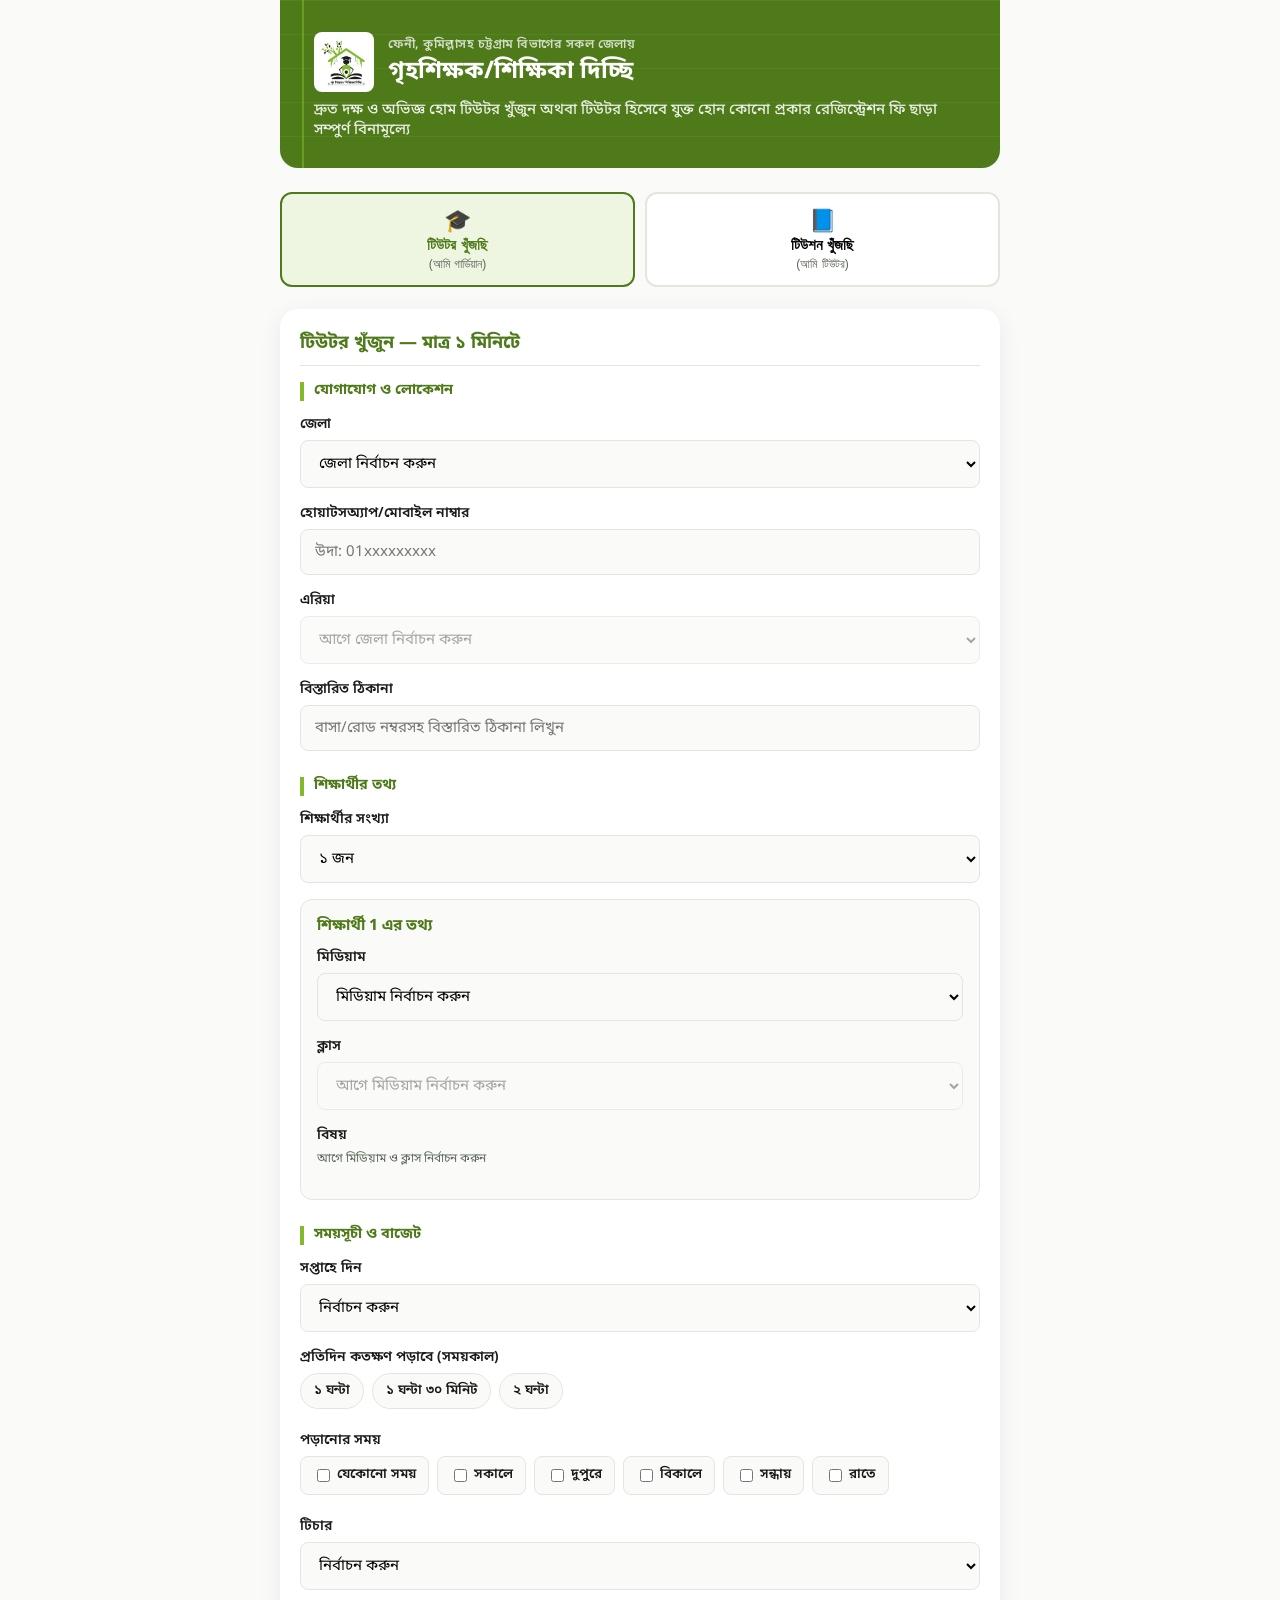
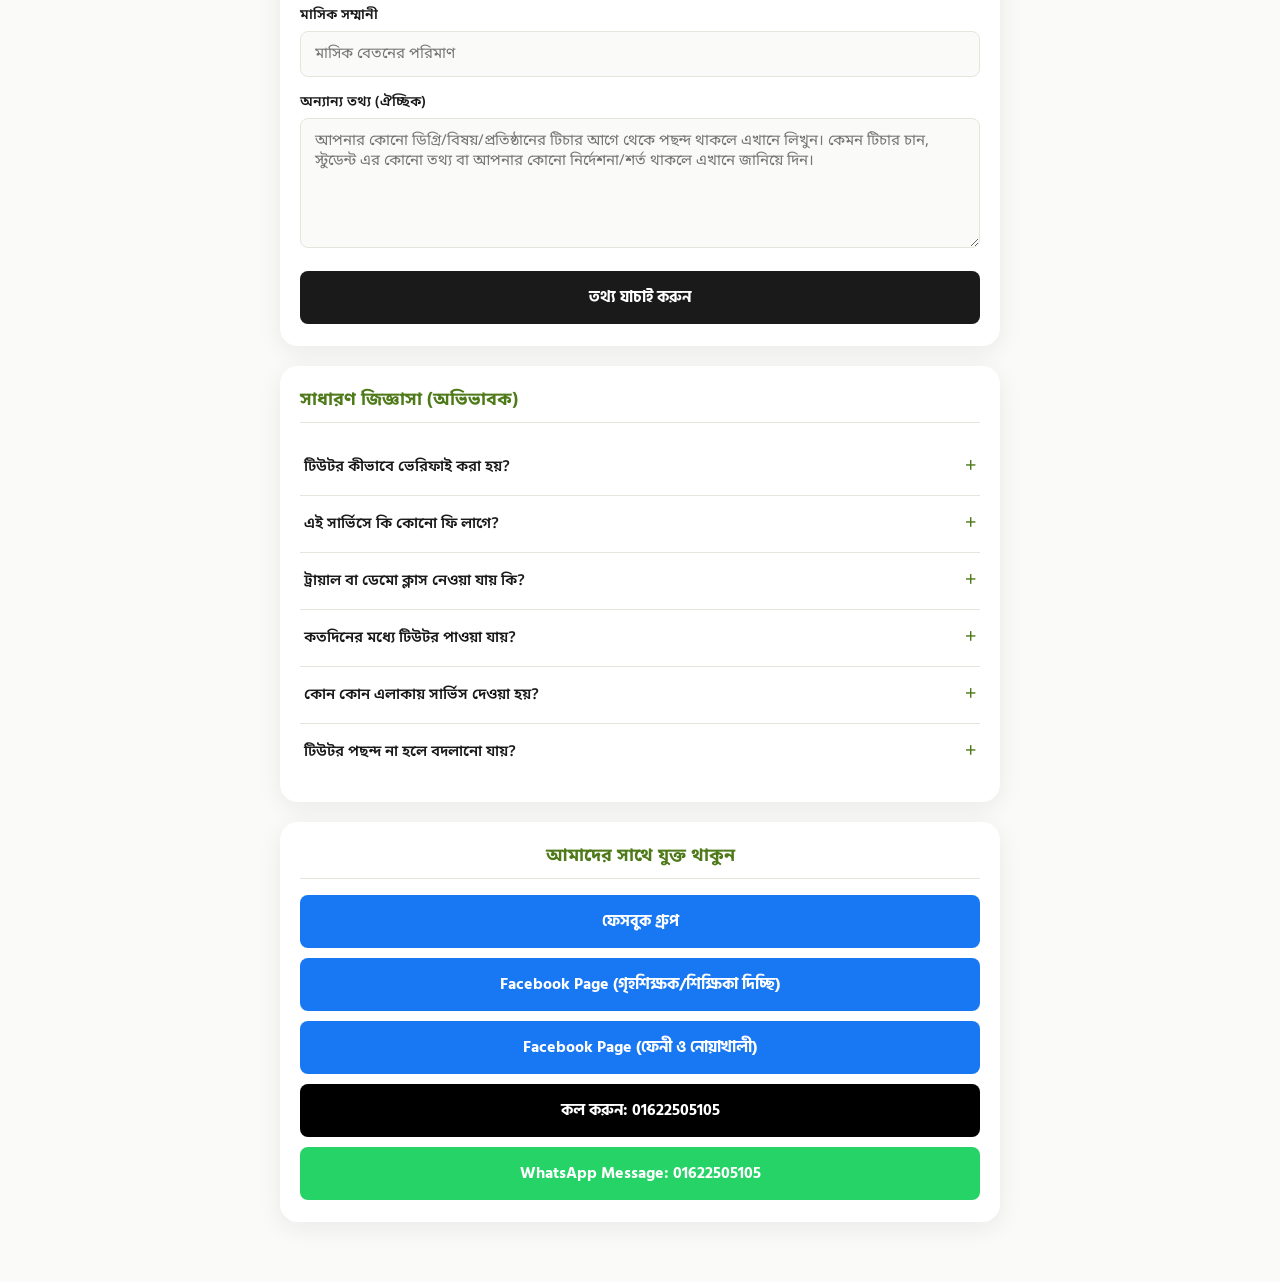
<file: index.html>
<!DOCTYPE html>
<html lang="bn">
<head>
    <meta charset="UTF-8">
    <meta name="viewport" content="width=device-width, initial-scale=1.0">
    <title>গৃহশিক্ষক/শিক্ষিকা দিচ্ছি | চট্টগ্রাম বিভাগের সকল জেলায় হোম টিউটর সবচেয়ে দ্রুত সময়ে</title>
    <meta name="description" content="চট্টগ্রাম, ফেনী, কুমিল্লা, নোয়াখালী সহ আশেপাশের জেলায় হোম টিউটর খুঁজুন অথবা টিচার হিসেবে যুক্ত হোন — বিনামূল্যে, মাত্র ১ মিনিটে।">
    <meta name="keywords" content="গৃহশিক্ষক, হোম টিউটর, চট্টগ্রাম টিউটর, ফেনী টিউটর, প্রাইভেট টিউটর, home tutor bangladesh">
    <link rel="canonical" href="https://frf60.github.io/tutorbygssd/">

    <meta property="og:type" content="website">
    <meta property="og:title" content="গৃহশিক্ষক/শিক্ষিকা দিচ্ছি">
    <meta property="og:description" content="বাসায় হোম টিউটর পেতে বা টিচার হিসেবে যুক্ত হতে মাত্র ১ মিনিটেই ফর্ম পূরণ করুন।">
    <meta property="og:image" content="assets/logo.png">
    <meta property="og:url" content="https://frf60.github.io/tutorbygssd/">
    <meta property="og:locale" content="bn_BD">
    <meta name="theme-color" content="#4F7A1A">
    <link rel="icon" type="image/png" href="assets/icon-192.png">
    <link rel="apple-touch-icon" href="assets/icon-192.png">

    <link rel="preconnect" href="https://fonts.googleapis.com">
    <link rel="preconnect" href="https://fonts.gstatic.com" crossorigin>
    <link rel="stylesheet" href="style.css">

    <script type="application/ld+json">
    {
        "@context": "https://schema.org",
        "@type": "Service",
        "serviceType": "Home Tutoring",
        "provider": { "@type": "Organization", "name": "গৃহশিক্ষক/শিক্ষিকা দিচ্ছি", "telephone": "+8801622505105" },
        "areaServed": ["চট্টগ্রাম", "ফেনী", "কুমিল্লা", "নোয়াখালী", "লক্ষ্মীপুর", "চাঁদপুর", "কক্সবাজার"],
        "description": "বাসায় গিয়ে পড়ানোর জন্য অভিজ্ঞ গৃহশিক্ষক/শিক্ষিকা খুঁজে দেওয়ার সেবা।"
    }
    </script>

    <script type="application/ld+json">
    {
        "@context": "https://schema.org",
        "@type": "FAQPage",
        "mainEntity": [
            {
                "@type": "Question",
                "name": "টিউটর কীভাবে ভেরিফাই করা হয়?",
                "acceptedAnswer": { "@type": "Answer", "text": "প্রতিটি টিউটরের এনআইডি/জন্মনিবন্ধন ও স্টুডেন্ট বা জব আইডি যাচাই করার পরই তাকে তালিকায় যুক্ত করা হয়।" }
            },
            {
                "@type": "Question",
                "name": "এই সার্ভিসে কি কোনো ফি লাগে?",
                "acceptedAnswer": { "@type": "Answer", "text": "না, সম্পূর্ণ বিনামূল্যে। কোনো রেজিস্ট্রেশন ফি বা লুকানো চার্জ নেই।" }
            },
            {
                "@type": "Question",
                "name": "ট্রায়াল বা ডেমো ক্লাস নেওয়া যায় কি?",
                "acceptedAnswer": { "@type": "Answer", "text": "হ্যাঁ, টিউটরের ফ্রি ক্লাস দেখে যাচাই করে তারপর কনফার্ম করতে পারবেন।" }
            },
            {
                "@type": "Question",
                "name": "কতদিনের মধ্যে টিউটর পাওয়া যায়?",
                "acceptedAnswer": { "@type": "Answer", "text": "চাহিদা ও এলাকাভেদে আপনার বাজেট ঠিক থাকলে সাধারণত ২৪ ঘন্টা বা তারও অনেক কম সময়ের মধ্যে উপযুক্ত টিউটরের সাথে যোগাযোগ করিয়ে দেওয়া হয়।" }
            },
            {
                "@type": "Question",
                "name": "কোন কোন এলাকায় সার্ভিস দেওয়া হয়?",
                "acceptedAnswer": { "@type": "Answer", "text": "ফেনী, কুমিল্লাসহ চট্টগ্রাম বিভাগের সকল জেলা শহরে টিউটর সরবরাহ করা হয়।" }
            },
            {
                "@type": "Question",
                "name": "টিউটর পছন্দ না হলে বদলানো যায়?",
                "acceptedAnswer": { "@type": "Answer", "text": "হ্যাঁ, প্রয়োজনে জানালে বিকল্প টিউটরের ব্যবস্থা করা হয়।" }
            }
        ]
    }
    </script>

    <script type="application/ld+json">
    {
        "@context": "https://schema.org",
        "@type": "FAQPage",
        "mainEntity": [
            {
                "@type": "Question",
                "name": "রেজিস্ট্রেশন করতে কি কোনো ফি লাগে?",
                "acceptedAnswer": { "@type": "Answer", "text": "না, রেজিস্ট্রেশন সম্পূর্ণ বিনামূল্যে। কোনো চার্জ বা লুকানো ফি নেই।" }
            },
            {
                "@type": "Question",
                "name": "NID/আইডি কার্ডের ছবি কেন প্রয়োজন?",
                "acceptedAnswer": { "@type": "Answer", "text": "শুধুমাত্র পরিচয় যাচাইয়ের জন্য নেওয়া হয়, যাতে গার্ডিয়ানরা নিরাপদ ও ভেরিফাইড টিউটর পান। তথ্য নিরাপদে সংরক্ষিত থাকে।" }
            },
            {
                "@type": "Question",
                "name": "রেজিস্ট্রেশনের কতদিন পর টিউশনের জন্য যোগাযোগ করা হয়?",
                "acceptedAnswer": { "@type": "Answer", "text": "লোকেশন, বিষয় ও যোগ্যতা অনুযায়ী আপনি উপযুক্ত হলে বা গার্ডিয়ান আপনার তথ্যগুলো দেখে পছন্দ করলে দ্রুততম সময়ের মধ্যে যোগাযোগ করিয়ে দেওয়া হয়।" }
            },
            {
                "@type": "Question",
                "name": "একসাথে কয়টা টিউশন নেওয়া যায়?",
                "acceptedAnswer": { "@type": "Answer", "text": "সময় ও সক্ষমতা অনুযায়ী যতগুলো টিউশন চান নেওয়া যায়।" }
            },
            {
                "@type": "Question",
                "name": "তথ্য ভুল হলে বা আপডেট করতে চাইলে কী করব?",
                "acceptedAnswer": { "@type": "Answer", "text": "WhatsApp নাম্বারে (016 2250 5105) যোগাযোগ করলেই আপডেট করে দেওয়া হবে।" }
            },
            {
                "@type": "Question",
                "name": "কোন কোন এলাকায় টিউশনের সুযোগ পাওয়া যায়?",
                "acceptedAnswer": { "@type": "Answer", "text": "ফেনী, কুমিল্লাসহ চট্টগ্রাম বিভাগের সকল জেলা শহরে টিউশনের সুযোগ পাওয়া যায়।" }
            }
        ]
    }
    </script>

    <script>
    !function(f,b,e,v,n,t,s)
    {if(f.fbq)return;n=f.fbq=function(){n.callMethod?
    n.callMethod.apply(n,arguments):n.queue.push(arguments)};
    if(!f._fbq)f._fbq=n;n.push=n;n.loaded=!0;n.version='2.0';
    n.queue=[];t=b.createElement(e);t.async=!0;
    t.src=v;s=b.getElementsByTagName(e)[0];
    s.parentNode.insertBefore(t,s)}(window, document,'script',
    'https://connect.facebook.net/en_US/fbevents.js');
    fbq('init', '1461092668141323');
    fbq('track', 'PageView');
    </script>
    <noscript><img height="1" width="1" style="display:none"
    src="https://www.facebook.com/tr?id=1461092668141323&ev=PageView&noscript=1"
    /></noscript>
</head>
<body>

    <header class="hero">
        <div class="hero-top">
            <img src="assets/logo.png" alt="গৃহশিক্ষক/শিক্ষিকা দিচ্ছি লোগো" class="hero-logo" width="56" height="56">
            <div>
                <p class="hero-eyebrow">ফেনী, কুমিল্লাসহ চট্টগ্রাম বিভাগের সকল জেলায়</p>
                <h1>গৃহশিক্ষক/শিক্ষিকা দিচ্ছি</h1>
            </div>
        </div>
        <p class="hero-sub">দ্রুত দক্ষ ও অভিজ্ঞ হোম টিউটর খুঁজুন অথবা টিউটর হিসেবে যুক্ত হোন কোনো প্রকার রেজিস্ট্রেশন ফি ছাড়া সম্পুর্ণ বিনামূল্যে</p>
    </header>

    <nav class="role-tabs">
        <button type="button" class="role-tab active" data-role="guardian">
            <span class="role-tab-icon">🎓</span>
            <span class="role-tab-title">টিউটর খুঁজছি</span>
            <span class="role-tab-sub">(আমি গার্ডিয়ান)</span>
        </button>
        <button type="button" class="role-tab" data-role="teacher">
            <span class="role-tab-icon">📘</span>
            <span class="role-tab-title">টিউশন খুঁজছি</span>
            <span class="role-tab-sub">(আমি টিউটর)</span>
        </button>
    </nav>

    <!-- ============ GUARDIAN FLOW (single-step form) ============ -->
    <section class="flow active" id="guardianFlow" data-flow="guardian">
        <form id="guardianForm">
            <div class="hp-field" aria-hidden="true">
                <label for="website">Website</label>
                <input type="text" id="website" name="website" tabindex="-1" autocomplete="off">
            </div>

            <div class="section">
                <h2 class="section-title">টিউটর খুঁজুন — মাত্র ১ মিনিটে</h2>

                <h3 class="form-subhead">যোগাযোগ ও লোকেশন</h3>
                <div class="form-group">
                    <label for="district">জেলা</label>
                    <select id="district" required>
                        <option value="" disabled selected>জেলা নির্বাচন করুন</option>
                        <option value="চট্টগ্রাম">চট্টগ্রাম</option>
                        <option value="ফেনী">ফেনী</option>
                        <option value="কুমিল্লা">কুমিল্লা</option>
                        <option value="চাঁদপুর">চাঁদপুর</option>
                        <option value="নোয়াখালী">নোয়াখালী</option>
                        <option value="লক্ষ্মীপুর">লক্ষ্মীপুর</option>
                        <option value="কক্সবাজার">কক্সবাজার</option>
                        <option value="খাগড়াছড়ি">খাগড়াছড়ি</option>
                        <option value="রাঙামাটি">রাঙামাটি</option>
                        <option value="বান্দরবান">বান্দরবান</option>
                        <option value="ব্রাহ্মণবাড়িয়া">ব্রাহ্মণবাড়িয়া</option>
                    </select>
                </div>
                <div class="form-group">
                    <label for="phone">হোয়াটসঅ্যাপ/মোবাইল নাম্বার</label>
                    <input type="tel" id="phone" placeholder="উদা: 01xxxxxxxxx" required>
                </div>
                <div class="form-group">
                    <label for="area">এরিয়া</label>
                    <select id="area" required disabled>
                        <option value="" disabled selected>আগে জেলা নির্বাচন করুন</option>
                    </select>
                </div>
                <div class="form-group" id="otherAreaGroup" style="display:none;">
                    <label for="otherAreaText">আপনার এলাকার নাম লিখুন</label>
                    <input type="text" id="otherAreaText" placeholder="এরিয়ার নাম লিখুন">
                </div>
                <div class="form-group">
                    <label for="address">বিস্তারিত ঠিকানা</label>
                    <input type="text" id="address" placeholder="বাসা/রোড নম্বরসহ বিস্তারিত ঠিকানা লিখুন" required>
                </div>

                <h3 class="form-subhead">শিক্ষার্থীর তথ্য</h3>
                <div class="form-group">
                    <label for="studentCount">শিক্ষার্থীর সংখ্যা</label>
                    <select id="studentCount">
                        <option value="1">১ জন</option>
                        <option value="2">২ জন</option>
                        <option value="3">৩ জন</option>
                        <option value="4">৪ জন</option>
                        <option value="5">৫ জন</option>
                    </select>
                </div>
                <div id="dynamicStudents"></div>

                <h3 class="form-subhead">সময়সূচী ও বাজেট</h3>
                <div class="form-group">
                    <label for="days">সপ্তাহে দিন</label>
                    <select id="days" required>
                        <option value="" disabled selected>নির্বাচন করুন</option>
                        <option value="১ দিন">১ দিন</option><option value="২ দিন">২ দিন</option>
                        <option value="৩ দিন">৩ দিন</option><option value="৪ দিন">৪ দিন</option>
                        <option value="৫ দিন">৫ দিন</option><option value="৬ দিন">৬ দিন</option>
                    </select>
                </div>
                <div class="form-group">
                    <label>প্রতিদিন কতক্ষণ পড়াবে (সময়কাল)</label>
                    <div class="chip-group">
                        <label class="chip-item"><input type="radio" name="duration" value="১ ঘন্টা" required> ১ ঘন্টা</label>
                        <label class="chip-item"><input type="radio" name="duration" value="১ ঘন্টা ৩০ মিনিট"> ১ ঘন্টা ৩০ মিনিট</label>
                        <label class="chip-item"><input type="radio" name="duration" value="২ ঘন্টা"> ২ ঘন্টা</label>
                    </div>
                </div>
                <div class="form-group">
                    <label>পড়ানোর সময়</label>
                    <div class="checkbox-group">
                        <label class="checkbox-item" id="lbl-anytime"><input type="checkbox" name="time" value="যেকোনো সময়" id="cb-anytime"> যেকোনো সময়</label>
                        <label class="checkbox-item time-specific"><input type="checkbox" name="time" value="সকালে"> সকালে</label>
                        <label class="checkbox-item time-specific"><input type="checkbox" name="time" value="দুপুরে"> দুপুরে</label>
                        <label class="checkbox-item time-specific"><input type="checkbox" name="time" value="বিকালে"> বিকালে</label>
                        <label class="checkbox-item time-specific"><input type="checkbox" name="time" value="সন্ধায়"> সন্ধায়</label>
                        <label class="checkbox-item time-specific"><input type="checkbox" name="time" value="রাতে"> রাতে</label>
                    </div>
                </div>
                <div class="form-group">
                    <label for="teacherGender">টিচার</label>
                    <select id="teacherGender" required>
                        <option value="" disabled selected>নির্বাচন করুন</option>
                        <option value="যেকোনো">যেকোনো</option>
                        <option value="পুরুষ">পুরুষ</option>
                        <option value="মহিলা">মহিলা</option>
                    </select>
                </div>
                <div class="form-group">
                    <label for="salary">মাসিক সম্মানী</label>
                    <input type="text" id="salary" placeholder="মাসিক বেতনের পরিমাণ" required>
                </div>
                <div class="form-group">
                    <label for="specialReq">অন্যান্য তথ্য (ঐচ্ছিক)</label>
                    <textarea id="specialReq" rows="5" placeholder="আপনার কোনো ডিগ্রি/বিষয়/প্রতিষ্ঠানের টিচার আগে থেকে পছন্দ থাকলে এখানে লিখুন। কেমন টিচার চান, স্টুডেন্ট এর কোনো তথ্য বা আপনার কোনো নির্দেশনা/শর্ত থাকলে এখানে জানিয়ে দিন। "></textarea>
                </div>

                <button type="button" id="checkBtn" class="btn btn-accent">তথ্য যাচাই করুন</button>
            </div>
        </form>

        <!-- ============ গার্ডিয়ানদের সাধারণ জিজ্ঞাসা ============ -->
        <div class="section">
            <h2 class="section-title">সাধারণ জিজ্ঞাসা (অভিভাবক)</h2>

            <details class="faq-item">
                <summary>টিউটর কীভাবে ভেরিফাই করা হয়?</summary>
                <p>প্রতিটি টিউটরের এনআইডি/জন্মনিবন্ধন ও স্টুডেন্ট বা জব আইডি যাচাই করার পরই তাকে তালিকায় যুক্ত করা হয়।</p>
            </details>

            <details class="faq-item">
                <summary>এই সার্ভিসে কি কোনো ফি লাগে?</summary>
                <p>না, সম্পূর্ণ বিনামূল্যে। কোনো রেজিস্ট্রেশন ফি বা লুকানো চার্জ নেই।</p>
            </details>

            <details class="faq-item">
                <summary>ট্রায়াল বা ডেমো ক্লাস নেওয়া যায় কি?</summary>
                <p>হ্যাঁ, টিউটরের ফ্রি ক্লাস দেখে যাচাই করে তারপর কনফার্ম করতে পারবেন।</p>
            </details>

            <details class="faq-item">
                <summary>কতদিনের মধ্যে টিউটর পাওয়া যায়?</summary>
                <p>চাহিদা ও এলাকাভেদে আপনার বাজেট ঠিক থাকলে সাধারণত ২৪ ঘন্টা বা তারও অনেক কম সময়ের মধ্যে উপযুক্ত টিউটরের সাথে যোগাযোগ করিয়ে দেওয়া হয়।</p>
            </details>

            <details class="faq-item">
                <summary>কোন কোন এলাকায় সার্ভিস দেওয়া হয়?</summary>
                <p>ফেনী, কুমিল্লাসহ চট্টগ্রাম বিভাগের সকল জেলা শহরে আমরা টিউটর সরবরাহ করি।</p>
            </details>

            <details class="faq-item">
                <summary>টিউটর পছন্দ না হলে বদলানো যায়?</summary>
                <p>হ্যাঁ, প্রয়োজনে আমাদের জানালে বিকল্প টিউটরের ব্যবস্থা করা হয়।</p>
            </details>
        </div>
    </section>

    <!-- ============ SUMMARY ============ -->
    <section class="flow" id="summarySection" data-flow="guardian">
        <div class="section" id="summaryFormBlock">
            <h2 class="section-title">তথ্য যাচাই করুন</h2>
            <div class="summary-content" id="summaryContent"></div>
            <div class="btn-row">
                <button type="button" id="editBtn" class="btn btn-ghost">এডিট করুন</button>
                <button type="button" id="submitBtn" class="btn btn-submit">টিচার খুঁজুন</button>
            </div>
        </div>

        <!-- হ্যাপি গার্ডিয়ান + স্টুডেন্ট — সফল সাবমিশনের মুহূর্তে দেখা যাবে -->
        <div class="section celebrate-wrap" id="guardianCelebrate" style="display:none;">
            <svg class="celebrate-icon celebrate-bounce" viewBox="0 0 160 100" xmlns="http://www.w3.org/2000/svg">
                <circle cx="55" cy="55" r="34" fill="#4F7A1A"/>
                <circle cx="43" cy="48" r="4.5" fill="#1A1A1A"/>
                <circle cx="67" cy="48" r="4.5" fill="#1A1A1A"/>
                <path d="M40,63 Q55,80 70,63" stroke="#1A1A1A" stroke-width="4.5" fill="none" stroke-linecap="round"/>
                <circle cx="118" cy="65" r="24" fill="#83BA2B"/>
                <circle cx="110" cy="60" r="3.2" fill="#1A1A1A"/>
                <circle cx="126" cy="60" r="3.2" fill="#1A1A1A"/>
                <path d="M108,72 Q118,82 128,72" stroke="#1A1A1A" stroke-width="3.2" fill="none" stroke-linecap="round"/>
                <g class="celebrate-hand">
                    <path d="M78,22 L78,8 M78,8 L72,14 M78,8 L84,14" stroke="#1A1A1A" stroke-width="4" fill="none" stroke-linecap="round" stroke-linejoin="round"/>
                </g>
            </svg>
            <p class="celebrate-title">ধন্যবাদ! তথ্য জমা হয়েছে</p>
            <p class="celebrate-sub">WhatsApp-এ পাঠানো হচ্ছে...</p>
        </div>
    </section>

    <!-- ============ TEACHER FLOW (4-step wizard + CV summary) ============ -->
    <section class="flow" id="teacherFlow" data-flow="teacher">
        <div class="progress-track" id="teacherProgressTrack">
            <div class="progress-step active" data-step="১"><span>ব্যক্তিগত তথ্য</span></div>
            <div class="progress-step" data-step="২"><span>শিক্ষাগত যোগ্যতা</span></div>
            <div class="progress-step" data-step="৩"><span>পড়ানোর তথ্য</span></div>
            <div class="progress-step" data-step="৪"><span>ডকুমেন্ট</span></div>
        </div>

        <form id="teacherForm">
            <!-- Step 1: ব্যক্তিগত তথ্য ও লোকেশন -->
            <div class="section step-panel active" data-tstep="1">
                <h2 class="section-title">ব্যক্তিগত তথ্য ও লোকেশন</h2>
                <div class="form-group">
                    <label for="t_name">নাম</label>
                    <input type="text" id="t_name" required>
                </div>
                <div class="form-group">
                    <label for="t_gender">লিঙ্গ</label>
                    <select id="t_gender" required>
                        <option value="" disabled selected>নির্বাচন করুন</option>
                        <option value="পুরুষ">পুরুষ</option>
                        <option value="মহিলা">মহিলা</option>
                    </select>
                </div>
                <div class="form-group">
                    <label for="t_phone">হোয়াটসঅ্যাপ/মোবাইল নাম্বার</label>
                    <input type="tel" id="t_phone" placeholder="উদা: 01xxxxxxxxx" required>
                </div>
                <div class="form-group">
                    <label for="t_altphone">বিকল্প মোবাইল নম্বর (ঐচ্ছিক)</label>
                    <input type="tel" id="t_altphone">
                </div>
                <div class="form-group">
                    <label for="t_target_district">যে জেলায় টিউশন করাতে চান</label>
                    <select id="t_target_district" required>
                        <option value="" disabled selected>জেলা নির্বাচন করুন</option>
                        <option value="চট্টগ্রাম">চট্টগ্রাম</option>
                        <option value="ফেনী">ফেনী</option>
                        <option value="কুমিল্লা">কুমিল্লা</option>
                        <option value="নোয়াখালী">নোয়াখালী</option>
                        <option value="লক্ষ্মীপুর">লক্ষ্মীপুর</option>
                        <option value="চাঁদপুর">চাঁদপুর</option>
                        <option value="খাগড়াছড়ি">খাগড়াছড়ি</option>
                        <option value="বান্দরবান">বান্দরবান</option>
                        <option value="রাঙামাটি">রাঙামাটি</option>
                        <option value="কক্সবাজার">কক্সবাজার</option>
                        <option value="ব্রাহ্মণবাড়িয়া">ব্রাহ্মণবাড়িয়া</option>
                    </select>
                </div>
                <div class="form-group">
                    <label for="t_areas_search">যেসব এলাকায় টিউশন করাতে চান</label>
                    <div class="area-picker" id="t_areas_picker">
                        <div class="area-chips" id="t_areas_chips"></div>
                        <input type="text" id="t_areas_search" placeholder="আগে জেলা নির্বাচন করুন" disabled autocomplete="off">
                        <div class="area-dropdown" id="t_areas_dropdown"></div>
                    </div>
                    <p class="hint">টাইপ করে খুঁজুন, একাধিক এলাকা বাছাই করা যাবে</p>
                </div>
                <div class="form-group" id="t_otherAreaGroup" style="display:none;">
                    <label for="t_otherAreaText">তালিকায় নেই এমন এলাকা থাকলে লিখুন</label>
                    <input type="text" id="t_otherAreaText" placeholder="একাধিক হলে কমা দিয়ে লিখুন">
                </div>
                <div class="form-group">
                    <label for="t_address">বর্তমান ঠিকানা (বিস্তারিত)</label>
                    <input type="text" id="t_address" required>
                </div>
                <div class="form-group">
                    <label for="t_status">বর্তমান স্ট্যাটাস</label>
                    <select id="t_status" required>
                        <option value="" disabled selected>নির্বাচন করুন</option>
                        <option value="স্টুডেন্ট">স্টুডেন্ট</option>
                        <option value="কিন্ডারগার্টেন টিচার">কিন্ডারগার্টেন টিচার</option>
                        <option value="প্রাইমারি স্কুল টিচার">প্রাইমারি স্কুল টিচার</option>
                        <option value="হাই স্কুল টিচার">হাই স্কুল টিচার</option>
                        <option value="কলেজ টিচার">কলেজ টিচার</option>
                        <option value="মাদ্রাসা টিচার">মাদ্রাসা টিচার</option>
                    </select>
                </div>
                <button type="button" class="btn btn-accent" data-tnext="2">পরবর্তী ধাপ →</button>
            </div>

            <!-- Step 2: শিক্ষাগত যোগ্যতা -->
            <div class="section step-panel" data-tstep="2">
                <h2 class="section-title">শিক্ষাগত যোগ্যতা</h2>
                <div class="form-group">
                    <label for="t_department">বিভাগ (ডিপার্টমেন্ট)</label>
                    <input type="text" id="t_department">
                </div>
                <div class="form-group">
                    <label for="t_session">সেশন</label>
                    <input type="text" id="t_session">
                </div>
                <div class="form-group">
                    <label for="t_institution">বিশ্ববিদ্যালয়/প্রতিষ্ঠানের নাম</label>
                    <input type="text" id="t_institution" required>
                </div>
                <div class="form-group">
                    <label for="t_institution_type">প্রতিষ্ঠানের ধরণ</label>
                    <select id="t_institution_type" required>
                        <option value="" disabled selected>নির্বাচন করুন</option>
                        <option value="পাবলিক বিশ্ববিদ্যালয়">পাবলিক বিশ্ববিদ্যালয়</option>
                        <option value="প্রাইভেট বিশ্ববিদ্যালয়">প্রাইভেট বিশ্ববিদ্যালয়</option>
                        <option value="জাতীয় বিশ্ববিদ্যালয়">জাতীয় বিশ্ববিদ্যালয়</option>
                        <option value="পলিটেকনিক ইনস্টিটিউট">পলিটেকনিক ইনস্টিটিউট</option>
                        <option value="মাদ্রাসা">মাদ্রাসা</option>
                        <option value="অন্যান্য">অন্যান্য</option>
                    </select>
                </div>
                <div class="form-group">
                    <label for="t_degree_type">ডিগ্রীর ধরণ</label>
                    <select id="t_degree_type" required>
                        <option value="" disabled selected>নির্বাচন করুন</option>
                        <option value="বিএসসি">বিএসসি</option>
                        <option value="এমএসসি">এমএসসি</option>
                        <option value="বিবিএ">বিবিএ</option>
                        <option value="এমবিএ">এমবিএ</option>
                        <option value="বিএ">বিএ</option>
                        <option value="এমএ">এমএ</option>
                        <option value="বিএসএস">বিএসএস</option>
                        <option value="এমএসএস">এমএসএস</option>
                        <option value="পলিটেকনিক">পলিটেকনিক</option>
                        <option value="আলিম">আলিম</option>
                        <option value="ফাজিল">ফাজিল</option>
                        <option value="হাফেজ/হাফেজা">হাফেজ/হাফেজা</option>
                        <option value="অন্যান্য">অন্যান্য</option>
                    </select>
                </div>

                <h2 class="section-title" style="margin-top:24px;">এসএসসি তথ্য</h2>
                <div class="form-group">
                    <label for="t_ssc_group">গ্রুপ</label>
                    <select id="t_ssc_group">
                        <option value="" disabled selected>নির্বাচন করুন</option>
                        <option value="বিজ্ঞান">বিজ্ঞান</option>
                        <option value="ব্যবসা শিক্ষা">ব্যবসা শিক্ষা</option>
                        <option value="মানবিক">মানবিক</option>
                        <option value="মাদ্রাসা">মাদ্রাসা</option>
                        <option value="অন্যান্য">অন্যান্য</option>
                    </select>
                </div>
                <div class="form-group">
                    <label for="t_ssc_result">রেজাল্ট/GPA</label>
                    <input type="text" id="t_ssc_result">
                </div>
                <div class="form-group">
                    <label for="t_ssc_school">স্কুলের নাম</label>
                    <input type="text" id="t_ssc_school">
                </div>

                <h2 class="section-title" style="margin-top:24px;">এইচএসসি তথ্য</h2>
                <div class="form-group">
                    <label for="t_hsc_group">গ্রুপ</label>
                    <select id="t_hsc_group">
                        <option value="" disabled selected>নির্বাচন করুন</option>
                        <option value="বিজ্ঞান">বিজ্ঞান</option>
                        <option value="ব্যবসা শিক্ষা">ব্যবসা শিক্ষা</option>
                        <option value="মানবিক">মানবিক</option>
                        <option value="মাদ্রাসা">মাদ্রাসা</option>
                        <option value="অন্যান্য">অন্যান্য</option>
                    </select>
                </div>
                <div class="form-group">
                    <label for="t_hsc_result">রেজাল্ট/GPA</label>
                    <input type="text" id="t_hsc_result">
                </div>
                <div class="form-group">
                    <label for="t_hsc_college">কলেজের নাম</label>
                    <input type="text" id="t_hsc_college">
                </div>

                <div class="btn-row">
                    <button type="button" class="btn btn-ghost" data-tback="1">← পেছনে</button>
                    <button type="button" class="btn btn-accent" data-tnext="3">পরবর্তী ধাপ →</button>
                </div>
            </div>

            <!-- Step 3: পড়ানোর তথ্য -->
            <div class="section step-panel" data-tstep="3">
                <h2 class="section-title">পড়ানোর তথ্য</h2>
                <div class="form-group">
                    <label>যেসব মিডিয়াম পড়াতে পারবেন</label>
                    <div class="checkbox-group">
                        <label class="checkbox-item"><input type="checkbox" name="t_mediums" value="বাংলা মিডিয়াম (BM)"> বাংলা মিডিয়াম</label>
                        <label class="checkbox-item"><input type="checkbox" name="t_mediums" value="ইংলিশ মিডিয়াম (EM)"> ইংলিশ মিডিয়াম</label>
                        <label class="checkbox-item"><input type="checkbox" name="t_mediums" value="ইংলিশ ভার্সন (NC)"> ইংলিশ ভার্সন</label>
                        <label class="checkbox-item"><input type="checkbox" name="t_mediums" value="মাদ্রাসা"> মাদ্রাসা</label>
                        <label class="checkbox-item"><input type="checkbox" name="t_mediums" value="ভোকেশনাল/পলিটেকনিক"> ভোকেশনাল/পলিটেকনিক</label>
                        <label class="checkbox-item"><input type="checkbox" name="t_mediums" value="বিশ্ববিদ্যালয় ভর্তি প্রস্তুতি"> বিশ্ববিদ্যালয় ভর্তি প্রস্তুতি</label>
                        <label class="checkbox-item"><input type="checkbox" name="t_mediums" value="মেডিক্যাল ভর্তি প্রস্তুতি"> মেডিক্যাল ভর্তি প্রস্তুতি</label>
                    </div>
                </div>
                <div class="form-group">
                    <label>মিডিয়াম ও ক্লাসভিত্তিক বিষয় নির্বাচন করুন</label>
                    <div id="t_medium_class_subjects">
                        <p class="hint">আগে উপর থেকে মিডিয়াম নির্বাচন করুন</p>
                    </div>
                    <input type="hidden" id="t_subjects_by_class_json">
                </div>
                <div class="form-group">
                    <label for="t_experience_years">পড়ানোর অভিজ্ঞতা (বছর সংখ্যা)</label>
                    <input type="text" inputmode="numeric" id="t_experience_years" placeholder="উদা: ২ অথবা 2">
                    <p class="hint">বাংলা বা ইংরেজি, যেকোনো ভাষায় সংখ্যা লিখতে পারেন</p>
                </div>
                <div class="btn-row">
                    <button type="button" class="btn btn-ghost" data-tback="2">← পেছনে</button>
                    <button type="button" class="btn btn-accent" data-tnext="4">পরবর্তী ধাপ →</button>
                </div>
            </div>

            <!-- Step 4: ডকুমেন্ট আপলোড -->
            <div class="section step-panel" data-tstep="4">
                <h2 class="section-title">ডকুমেন্ট আপলোড</h2>

                <div class="form-group">
                    <label>ডকুমেন্ট ১: যেকোনো একটি সিলেক্ট করুন</label>
                    <div class="chip-group">
                        <label class="chip-item"><input type="radio" name="t_id_doc_type" value="NID" required> জাতীয় পরিচয়পত্র (NID card)</label>
                        <label class="chip-item"><input type="radio" name="t_id_doc_type" value="BirthCertificate"> জন্মনিবন্ধন (Birth Certificate)</label>
                    </div>
                </div>

                <!-- NID সিলেক্ট হলে: দুইপাশের ছবি -->
                <div id="t_nid_group" style="display:none;">
                    <div class="form-group">
                        <label for="t_nid_front">এনআইডি কার্ডের সামনের পাশের ছবি</label>
                        <input type="file" id="t_nid_front" accept="image/*,.pdf">
                        <p class="hint">ছবি স্পষ্ট হতে হবে (JPG, PNG বা PDF)</p>
                        <p class="upload-status" id="t_nid_front_status"></p>
                    </div>
                    <div class="form-group">
                        <label for="t_nid_back">এনআইডি কার্ডের পেছনের পাশের ছবি</label>
                        <input type="file" id="t_nid_back" accept="image/*,.pdf">
                        <p class="hint">ছবি স্পষ্ট হতে হবে (JPG, PNG বা PDF)</p>
                        <p class="upload-status" id="t_nid_back_status"></p>
                    </div>
                </div>

                <!-- জন্মনিবন্ধন সিলেক্ট হলে: একপাশের ছবি -->
                <div id="t_birth_group" style="display:none;">
                    <div class="form-group">
                        <label for="t_birth_cert">জন্ম নিবন্ধনের ছবি</label>
                        <input type="file" id="t_birth_cert" accept="image/*,.pdf">
                        <p class="hint">ছবি স্পষ্ট হতে হবে (JPG, PNG বা PDF)</p>
                        <p class="upload-status" id="t_birth_cert_status"></p>
                    </div>
                </div>

                <div class="form-group">
                    <label>ডকুমেন্ট ২: যেকোনো একটি সিলেক্ট করুন</label>
                    <div class="chip-group">
                        <label class="chip-item"><input type="radio" name="t_second_doc_type" value="স্টুডেন্ট" required> স্টুডেন্ট আইডি কার্ড / ভর্তির প্রমাণ</label>
                        <label class="chip-item"><input type="radio" name="t_second_doc_type" value="জব"> জব আইডি কার্ড / শিক্ষকতার প্রমাণপত্র</label>
                    </div>
                </div>
                <div class="form-group">
                    <label for="t_second_doc" id="t_second_doc_label">দ্বিতীয় ডকুমেন্ট</label>
                    <input type="file" id="t_second_doc" accept="image/*,.pdf" required>
                    <p class="hint" id="t_second_doc_hint"></p>
                    <p class="upload-status" id="t_second_doc_status"></p>
                </div>
                <div class="btn-row">
                    <button type="button" class="btn btn-ghost" data-tback="3">← পেছনে</button>
                    <button type="button" id="tCheckBtn" class="btn btn-submit">সারাংশ দেখুন</button>
                </div>
            </div>
        </form>

        <!-- ============ টিচারদের সাধারণ জিজ্ঞাসা ============ -->
        <div class="section">
            <h2 class="section-title">সাধারণ জিজ্ঞাসা (টিউটর)</h2>

            <details class="faq-item">
                <summary>রেজিস্ট্রেশন করতে কি কোনো ফি লাগে?</summary>
                <p>না, রেজিস্ট্রেশন সম্পূর্ণ বিনামূল্যে। কোনো চার্জ বা লুকানো ফি নেই।</p>
            </details>

            <details class="faq-item">
                <summary>NID/আইডি কার্ডের ছবি কেন প্রয়োজন?</summary>
                <p>শুধুমাত্র পরিচয় যাচাইয়ের জন্য নেওয়া হয়, যাতে গার্ডিয়ানরা নিরাপদ ও ভেরিফাইড টিউটর পান। তথ্য নিরাপদে সংরক্ষিত থাকে।</p>
            </details>

            <details class="faq-item">
                <summary>রেজিস্ট্রেশনের কতদিন পর টিউশনের জন্য যোগাযোগ করা হয়?</summary>
                <p>লোকেশন, বিষয় ও যোগ্যতা অনুযায়ী আপনি উপযুক্ত হলে বা গার্ডিয়ান আপনার তথ্যগুলো দেখে পছন্দ করলে দ্রুততম সময়ের মধ্যে যোগাযোগ করিয়ে দেওয়া হয়। </p>
            </details>

            <details class="faq-item">
                <summary>একসাথে কয়টা টিউশন নেওয়া যায়?</summary>
                <p>আপনার সময় ও সক্ষমতা অনুযায়ী যতগুলো টিউশন চান, নিতে পারবেন।</p>
            </details>

            <details class="faq-item">
                <summary>তথ্য ভুল হলে বা আপডেট করতে চাইলে কী করব?</summary>
                <p>আমাদের WhatsApp নাম্বারে (016 2250 5105) যোগাযোগ করলেই আপডেট করে দেওয়া হবে।</p>
            </details>

            <details class="faq-item">
                <summary>কোন কোন এলাকায় টিউশনের সুযোগ পাওয়া যায়?</summary>
                <p>ফেনী, কুমিল্লাসহ চট্টগ্রাম বিভাগের সকল জেলা শহরে টিউশনের সুযোগ পাওয়া যায়।</p>
            </details>
        </div>
    </section>

    <!-- ============ TEACHER SUMMARY (CV) ============ -->
    <section class="flow" id="teacherSummarySection" data-flow="teacher">
        <div class="section" id="teacherSummaryFormBlock">
            <h2 class="section-title">সারাংশ (CV) — যাচাই করুন</h2>
            <div class="summary-content" id="teacherSummaryContent"></div>
            <div class="btn-row">
                <button type="button" id="teacherEditBtn" class="btn btn-ghost">এডিট করুন</button>
                <button type="button" id="teacherSubmitBtn" class="btn btn-accent">রেজিস্ট্রেশন সম্পন্ন করুন</button>
            </div>
        </div>

        <!-- হ্যাপি টিচার — রেজিস্ট্রেশন সফল হওয়ার মুহূর্তে দেখা যাবে -->
        <div class="section celebrate-wrap" id="teacherCelebrate" style="display:none;">
            <svg class="celebrate-icon celebrate-bounce" viewBox="0 0 120 120" xmlns="http://www.w3.org/2000/svg">
                <circle cx="60" cy="65" r="38" fill="#1A1A1A"/>
                <circle cx="47" cy="60" r="5" fill="#fff"/>
                <circle cx="73" cy="60" r="5" fill="#fff"/>
                <path d="M44,75 Q60,92 76,75" stroke="#fff" stroke-width="5" fill="none" stroke-linecap="round"/>
                <path d="M25,42 L60,26 L95,42 L60,58 Z" fill="#83BA2B"/>
                <path d="M60,58 L60,72" stroke="#83BA2B" stroke-width="3"/>
                <circle cx="60" cy="74" r="3" fill="#83BA2B"/>
            </svg>
            <p class="celebrate-title">রেজিস্ট্রেশন সম্পন্ন হয়েছে!</p>
            <p class="celebrate-sub">WhatsApp-এ পাঠানো হচ্ছে...</p>
        </div>
    </section>

    <!-- ============ Footer ============ -->
    <div class="section" style="max-width:720px; width:100%; text-align:center;">
        <h2 class="section-title">আমাদের সাথে যুক্ত থাকুন</h2>
        <a href="https://www.facebook.com/share/g/18C1RLChPj/" target="_blank" rel="noopener" class="btn btn-fb">ফেসবুক গ্রুপ</a>
        <div style="height:10px;"></div>
        <a href="https://www.facebook.com/share/1HYbTK78wD/" target="_blank" rel="noopener" class="btn btn-fb">Facebook Page (গৃহশিক্ষক/শিক্ষিকা দিচ্ছি)</a>
        <div style="height:10px;"></div>
        <a href="https://www.facebook.com/share/1AuBPR879q/" target="_blank" rel="noopener" class="btn btn-fb">Facebook Page (ফেনী ও নোয়াখালী)</a>
        <div style="height:10px;"></div>
        <a href="tel:01622505105" class="btn btn-tel">কল করুন: 01622505105</a>
        <div style="height:10px;"></div>
        <a href="https://wa.me/8801622505105" target="_blank" rel="noopener" class="btn btn-wa">WhatsApp Message: 01622505105</a>
    </div>

    <script src="areas-data.js" defer></script>
    <script src="subjects-data.js" defer></script>
    <script src="script.js" defer></script>
</body>
</html>
</file>
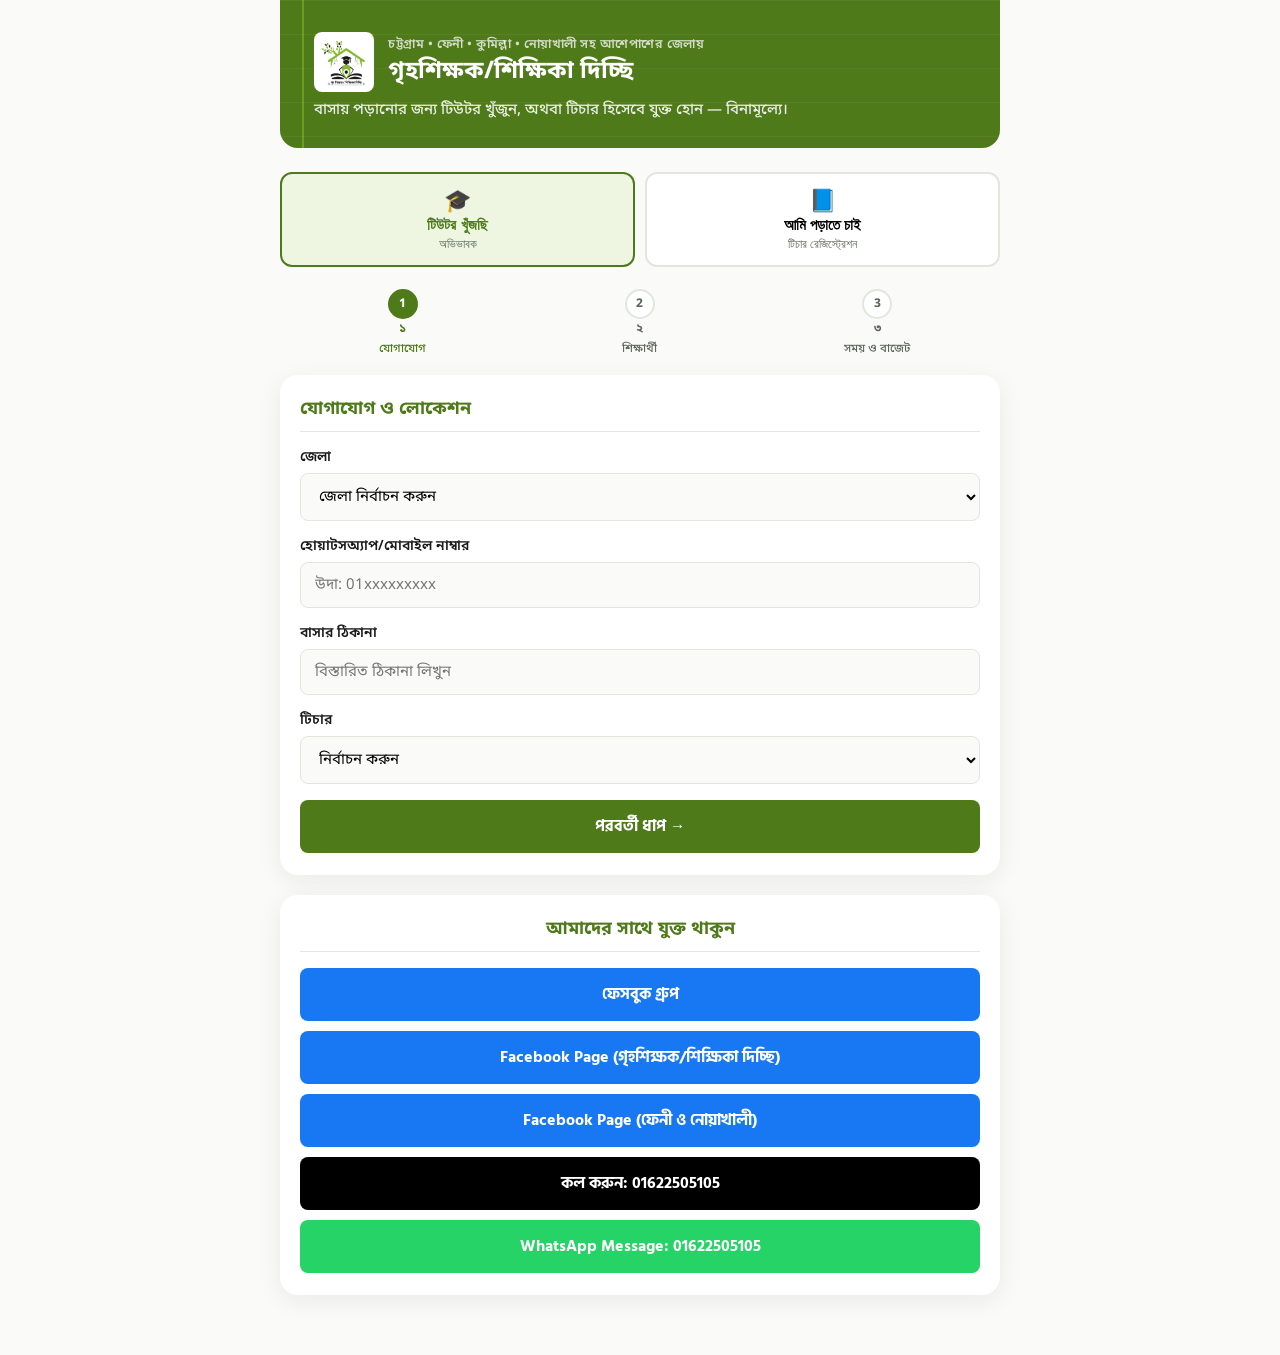
<file: index-1.html>
<!DOCTYPE html>
<html lang="bn">
<head>
    <meta charset="UTF-8">
    <meta name="viewport" content="width=device-width, initial-scale=1.0">
    <title>গৃহশিক্ষক/শিক্ষিকা দিচ্ছি | চট্টগ্রাম, ফেনী, নোয়াখালীসহ আশেপাশের জেলায় হোম টিউটর</title>
    <meta name="description" content="চট্টগ্রাম, ফেনী, কুমিল্লা, নোয়াখালী সহ আশেপাশের জেলায় হোম টিউটর খুঁজুন অথবা টিচার হিসেবে যুক্ত হোন — বিনামূল্যে, মাত্র ১ মিনিটে।">
    <meta name="keywords" content="গৃহশিক্ষক, হোম টিউটর, চট্টগ্রাম টিউটর, ফেনী টিউটর, প্রাইভেট টিউটর, home tutor bangladesh">
    <link rel="canonical" href="https://your-domain-or-username.github.io/repo-name/">

    <meta property="og:type" content="website">
    <meta property="og:title" content="গৃহশিক্ষক/শিক্ষিকা দিচ্ছি">
    <meta property="og:description" content="বাসায় হোম টিউটর পেতে বা টিচার হিসেবে যুক্ত হতে মাত্র ১ মিনিটেই ফর্ম পূরণ করুন।">
    <meta property="og:image" content="assets/logo.png">
    <meta property="og:url" content="https://github.com/frf60/tutor/">
    <meta property="og:locale" content="bn_BD">
    <meta name="theme-color" content="#4F7A1A">
    <link rel="icon" type="image/png" href="assets/icon-192.png">
    <link rel="apple-touch-icon" href="assets/icon-192.png">

    <link rel="preconnect" href="https://fonts.googleapis.com">
    <link rel="preconnect" href="https://fonts.gstatic.com" crossorigin>
    <link rel="stylesheet" href="style.css">

    <script type="application/ld+json">
    {
        "@context": "https://schema.org",
        "@type": "Service",
        "serviceType": "Home Tutoring",
        "provider": { "@type": "Organization", "name": "গৃহশিক্ষক/শিক্ষিকা দিচ্ছি", "telephone": "+8801622505105" },
        "areaServed": ["চট্টগ্রাম", "ফেনী", "কুমিল্লা", "নোয়াখালী", "লক্ষ্মীপুর", "চাঁদপুর", "কক্সবাজার"],
        "description": "বাসায় গিয়ে পড়ানোর জন্য অভিজ্ঞ গৃহশিক্ষক/শিক্ষিকা খুঁজে দেওয়ার সেবা।"
    }
    </script>

    <script>
    !function(f,b,e,v,n,t,s)
    {if(f.fbq)return;n=f.fbq=function(){n.callMethod?
    n.callMethod.apply(n,arguments):n.queue.push(arguments)};
    if(!f._fbq)f._fbq=n;n.push=n;n.loaded=!0;n.version='2.0';
    n.queue=[];t=b.createElement(e);t.async=!0;
    t.src=v;s=b.getElementsByTagName(e)[0];
    s.parentNode.insertBefore(t,s)}(window, document,'script',
    'https://connect.facebook.net/en_US/fbevents.js');
    fbq('init', '1461092668141323');
    fbq('track', 'PageView');
    </script>
    <noscript><img height="1" width="1" style="display:none"
    src="https://www.facebook.com/tr?id=1461092668141323&ev=PageView&noscript=1"
    /></noscript>
</head>
<body>

    <header class="hero">
        <div class="hero-top">
            <img src="assets/logo.png" alt="গৃহশিক্ষক/শিক্ষিকা দিচ্ছি লোগো" class="hero-logo" width="56" height="56">
            <div>
                <p class="hero-eyebrow">চট্টগ্রাম • ফেনী • কুমিল্লা • নোয়াখালী সহ আশেপাশের জেলায়</p>
                <h1>গৃহশিক্ষক/শিক্ষিকা দিচ্ছি</h1>
            </div>
        </div>
        <p class="hero-sub">বাসায় পড়ানোর জন্য টিউটর খুঁজুন, অথবা টিচার হিসেবে যুক্ত হোন — বিনামূল্যে।</p>
    </header>

    <nav class="role-tabs">
        <button type="button" class="role-tab active" data-role="guardian">
            <span class="role-tab-icon">🎓</span>
            <span class="role-tab-title">টিউটর খুঁজছি</span>
            <span class="role-tab-sub">অভিভাবক</span>
        </button>
        <button type="button" class="role-tab" data-role="teacher">
            <span class="role-tab-icon">📘</span>
            <span class="role-tab-title">আমি পড়াতে চাই</span>
            <span class="role-tab-sub">টিচার রেজিস্ট্রেশন</span>
        </button>
    </nav>

    <!-- ============ GUARDIAN FLOW (3-step wizard) ============ -->
    <section class="flow active" id="guardianFlow" data-flow="guardian">
        <div class="progress-track" id="progressTrack">
            <div class="progress-step active" data-step="1">১<span>যোগাযোগ</span></div>
            <div class="progress-step" data-step="2">২<span>শিক্ষার্থী</span></div>
            <div class="progress-step" data-step="3">৩<span>সময় ও বাজেট</span></div>
        </div>

        <form id="guardianForm">
            <div class="hp-field" aria-hidden="true">
                <label for="website">Website</label>
                <input type="text" id="website" name="website" tabindex="-1" autocomplete="off">
            </div>

            <!-- Step 1: Contact & Location -->
            <div class="section step-panel active" data-step="1">
                <h2 class="section-title">যোগাযোগ ও লোকেশন</h2>
                <div class="form-group">
                    <label for="district">জেলা</label>
                    <select id="district" required>
                        <option value="" disabled selected>জেলা নির্বাচন করুন</option>
                        <option value="চট্টগ্রাম">চট্টগ্রাম</option>
                        <option value="ফেনী">ফেনী</option>
                        <option value="কুমিল্লা">কুমিল্লা</option>
                        <option value="নোয়াখালী">নোয়াখালী</option>
                        <option value="লক্ষ্মীপুর">লক্ষ্মীপুর</option>
                        <option value="চাঁদপুর">চাঁদপুর</option>
                        <option value="খাগড়াছড়ি">খাগড়াছড়ি</option>
                        <option value="বান্দরবান">বান্দরবান</option>
                        <option value="রাঙামাটি">রাঙামাটি</option>
                        <option value="কক্সবাজার">কক্সবাজার</option>
                        <option value="ব্রাহ্মণবাড়িয়া">ব্রাহ্মণবাড়িয়া</option>
                    </select>
                </div>
                <div class="form-group">
                    <label for="phone">হোয়াটসঅ্যাপ/মোবাইল নাম্বার</label>
                    <input type="tel" id="phone" placeholder="উদা: 01xxxxxxxxx" required>
                </div>
                <div class="form-group">
                    <label for="address">বাসার ঠিকানা</label>
                    <input type="text" id="address" placeholder="বিস্তারিত ঠিকানা লিখুন" required>
                </div>
                <div class="form-group">
                    <label for="teacherGender">টিচার</label>
                    <select id="teacherGender" required>
                        <option value="" disabled selected>নির্বাচন করুন</option>
                        <option value="যেকোনো">যেকোনো</option>
                        <option value="পুরুষ">পুরুষ</option>
                        <option value="মহিলা">মহিলা</option>
                    </select>
                </div>
                <button type="button" class="btn btn-primary" data-next="2">পরবর্তী ধাপ →</button>
            </div>

            <!-- Step 2: Student Info -->
            <div class="section step-panel" data-step="2">
                <h2 class="section-title">শিক্ষার্থীর তথ্য</h2>
                <div class="form-group">
                    <label for="studentCount">শিক্ষার্থীর সংখ্যা</label>
                    <select id="studentCount">
                        <option value="1">১ জন</option>
                        <option value="2">২ জন</option>
                        <option value="3">৩ জন</option>
                        <option value="4">৪ জন</option>
                        <option value="5">৫ জন</option>
                    </select>
                </div>
                <div id="dynamicStudents"></div>
                <div class="btn-row">
                    <button type="button" class="btn btn-ghost" data-back="1">← পেছনে</button>
                    <button type="button" class="btn btn-primary" data-next="3">পরবর্তী ধাপ →</button>
                </div>
            </div>

            <!-- Step 3: Schedule & Budget -->
            <div class="section step-panel" data-step="3">
                <h2 class="section-title">সময়সূচী ও বাজেট</h2>
                <div class="form-group">
                    <label for="days">সপ্তাহে দিন</label>
                    <select id="days" required>
                        <option value="" disabled selected>নির্বাচন করুন</option>
                        <option value="১ দিন">১ দিন</option><option value="২ দিন">২ দিন</option>
                        <option value="৩ দিন">৩ দিন</option><option value="৪ দিন">৪ দিন</option>
                        <option value="৫ দিন">৫ দিন</option><option value="৬ দিন">৬ দিন</option>
                    </select>
                </div>
                <div class="form-group">
                    <label for="duration">সময়কাল</label>
                    <select id="duration" required>
                        <option value="" disabled selected>নির্বাচন করুন</option>
                        <option value="প্রতিদিন ১ ঘন্টা (1 hour)">প্রতিদিন ১ ঘন্টা</option>
                        <option value="প্রতিদিন ১ ঘন্টা ৩০ মিনিট (1.5 hour)">প্রতিদিন ১.৫ ঘন্টা</option>
                        <option value="প্রতিদিন ২ ঘন্টা (2 hours)">প্রতিদিন ২ ঘন্টা</option>
                    </select>
                </div>
                <div class="form-group">
                    <label>পড়ানোর সময়</label>
                    <div class="checkbox-group">
                        <label class="checkbox-item" id="lbl-anytime"><input type="checkbox" name="time" value="যেকোনো সময়" id="cb-anytime"> যেকোনো সময়</label>
                        <label class="checkbox-item time-specific"><input type="checkbox" name="time" value="সকালে (৫:৩০-১০:৩০ টা)"> সকালে</label>
                        <label class="checkbox-item time-specific"><input type="checkbox" name="time" value="দুপুরে (১২:৩০-২:৩০ টা)"> দুপুরে</label>
                        <label class="checkbox-item time-specific"><input type="checkbox" name="time" value="বিকালে (২:৩০-মাগরিবের আগে পর্যন্ত)"> বিকালে</label>
                        <label class="checkbox-item time-specific"><input type="checkbox" name="time" value="সন্ধায় (মাগরিবের পর - ৮ টা)"> সন্ধায়</label>
                        <label class="checkbox-item time-specific"><input type="checkbox" name="time" value="রাতে (৮ - ১০:৩০ টা)"> রাতে</label>
                    </div>
                </div>
                <div class="form-group">
                    <label for="salary">মাসিক সম্মানী</label>
                    <input type="text" id="salary" placeholder="মাসিক বেতনের পরিমাণ" required>
                </div>
                <div class="form-group">
                    <label for="specialReq">অন্যান্য নির্দেশনা (ঐচ্ছিক)</label>
                    <textarea id="specialReq" placeholder="কোনো বিশেষ শর্ত থাকলে লিখুন..."></textarea>
                </div>
                <div class="btn-row">
                    <button type="button" class="btn btn-ghost" data-back="2">← পেছনে</button>
                    <button type="button" id="checkBtn" class="btn btn-accent">তথ্য যাচাই করুন</button>
                </div>
            </div>
        </form>
    </section>

    <!-- ============ SUMMARY ============ -->
    <section class="flow" id="summarySection" data-flow="guardian">
        <div class="section">
            <h2 class="section-title">তথ্য যাচাই করুন</h2>
            <div class="summary-content" id="summaryContent"></div>
            <div class="btn-row">
                <button type="button" id="editBtn" class="btn btn-ghost">এডিট করুন</button>
                <button type="button" id="submitBtn" class="btn btn-submit">টিচার খুঁজুন</button>
            </div>
        </div>
    </section>

    <!-- ============ TEACHER FLOW (native registration) ============ -->
    <section class="flow" id="teacherFlow" data-flow="teacher">
        <div class="section">
            <p class="section-eyebrow">সম্পূর্ণ বিনামূল্যে</p>
            <h2 class="section-title">টিচার রেজিস্ট্রেশন</h2>

            <form id="teacherForm">
                <div class="form-group">
                    <label for="t_name">নাম</label>
                    <input type="text" id="t_name" required>
                </div>
                <div class="form-group">
                    <label for="t_phone">হোয়াটসঅ্যাপ/মোবাইল নাম্বার</label>
                    <input type="tel" id="t_phone" placeholder="উদা: 01xxxxxxxxx" required>
                </div>
                <div class="form-group">
                    <label for="t_address">বর্তমান ঠিকানা</label>
                    <input type="text" id="t_address" required>
                </div>
                <div class="form-group">
                    <label for="t_department">বিভাগ (ডিপার্টমেন্ট)</label>
                    <input type="text" id="t_department">
                </div>
                <div class="form-group">
                    <label for="t_session">সেশন</label>
                    <input type="text" id="t_session">
                </div>
                <div class="form-group">
                    <label for="t_institution">শিক্ষা প্রতিষ্ঠান</label>
                    <input type="text" id="t_institution" required>
                </div>
                <div class="form-group">
                    <label for="t_ssc">এসএসসি — গ্রুপ, জিপিএ ও স্কুল</label>
                    <input type="text" id="t_ssc">
                </div>
                <div class="form-group">
                    <label for="t_hsc">এইচএসসি — গ্রুপ, জিপিএ ও কলেজ</label>
                    <input type="text" id="t_hsc">
                </div>
                <div class="form-group">
                    <label for="t_experience">অভিজ্ঞতা (বছর/বর্তমান টিউশন)</label>
                    <input type="text" id="t_experience">
                </div>
                <div class="form-group">
                    <label for="t_subjects">যেসব শ্রেণি ও বিষয় পড়াতে চান (মিডিয়াম ও গ্রুপসহ)</label>
                    <textarea id="t_subjects" required></textarea>
                </div>
                <div class="form-group">
                    <label for="t_locations">টিউশনের লোকেশন (কমা দিয়ে লিখুন)</label>
                    <input type="text" id="t_locations" required>
                </div>
                <div class="form-group">
                    <label for="t_altphone">বিকল্প মোবাইল নম্বর (ঐচ্ছিক)</label>
                    <input type="tel" id="t_altphone">
                </div>

                <div class="form-group">
                    <label for="t_nid">এনআইডি কার্ড বা জন্ম নিবন্ধনের ছবি</label>
                    <input type="file" id="t_nid" accept="image/*,.pdf" required>
                    <p class="hint">ছবি স্পষ্ট হতে হবে (JPG, PNG বা PDF)</p>
                    <p class="upload-status" id="t_nid_status"></p>
                </div>
                <div class="form-group">
                    <label for="t_idcard">স্টুডেন্ট আইডি বা জব আইডি কার্ডের ছবি</label>
                    <input type="file" id="t_idcard" accept="image/*,.pdf" required>
                    <p class="upload-status" id="t_idcard_status"></p>
                </div>

                <button type="submit" id="teacherSubmitBtn" class="btn btn-accent">রেজিস্ট্রেশন সম্পন্ন করুন</button>
            </form>
        </div>
    </section>

    <!-- ============ Footer ============ -->
    <div class="section" style="max-width:720px; width:100%; text-align:center;">
        <h2 class="section-title">আমাদের সাথে যুক্ত থাকুন</h2>
        <a href="https://www.facebook.com/share/g/18C1RLChPj/" target="_blank" rel="noopener" class="btn btn-fb">ফেসবুক গ্রুপ</a>
        <div style="height:10px;"></div>
        <a href="https://www.facebook.com/share/1HYbTK78wD/" target="_blank" rel="noopener" class="btn btn-fb">Facebook Page (গৃহশিক্ষক/শিক্ষিকা দিচ্ছি)</a>
        <div style="height:10px;"></div>
        <a href="https://www.facebook.com/share/1AuBPR879q/" target="_blank" rel="noopener" class="btn btn-fb">Facebook Page (ফেনী ও নোয়াখালী)</a>
        <div style="height:10px;"></div>
        <a href="tel:01622505105" class="btn btn-tel">কল করুন: 01622505105</a>
        <div style="height:10px;"></div>
        <a href="https://wa.me/8801622505105" target="_blank" rel="noopener" class="btn btn-wa">WhatsApp Message: 01622505105</a>
    </div>

    <script src="script.js" defer></script>
</body>
</html>
</file>
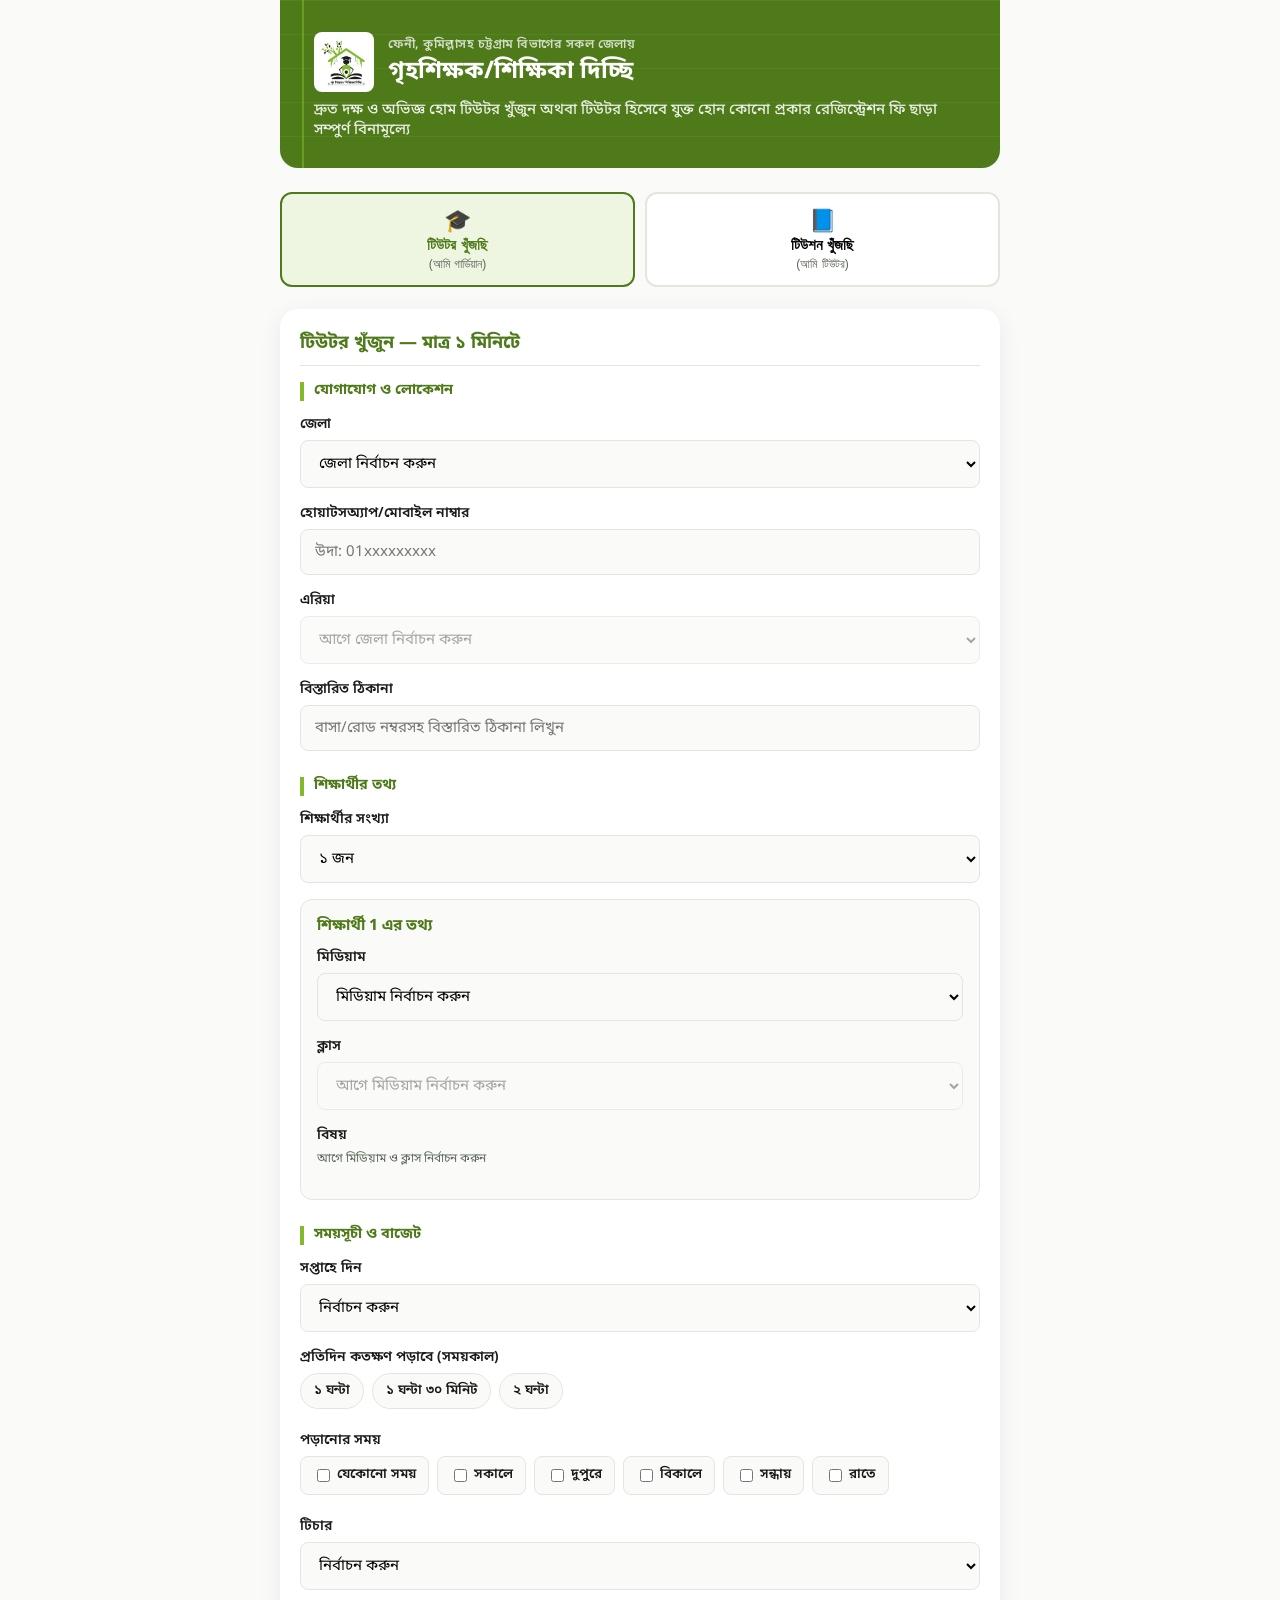
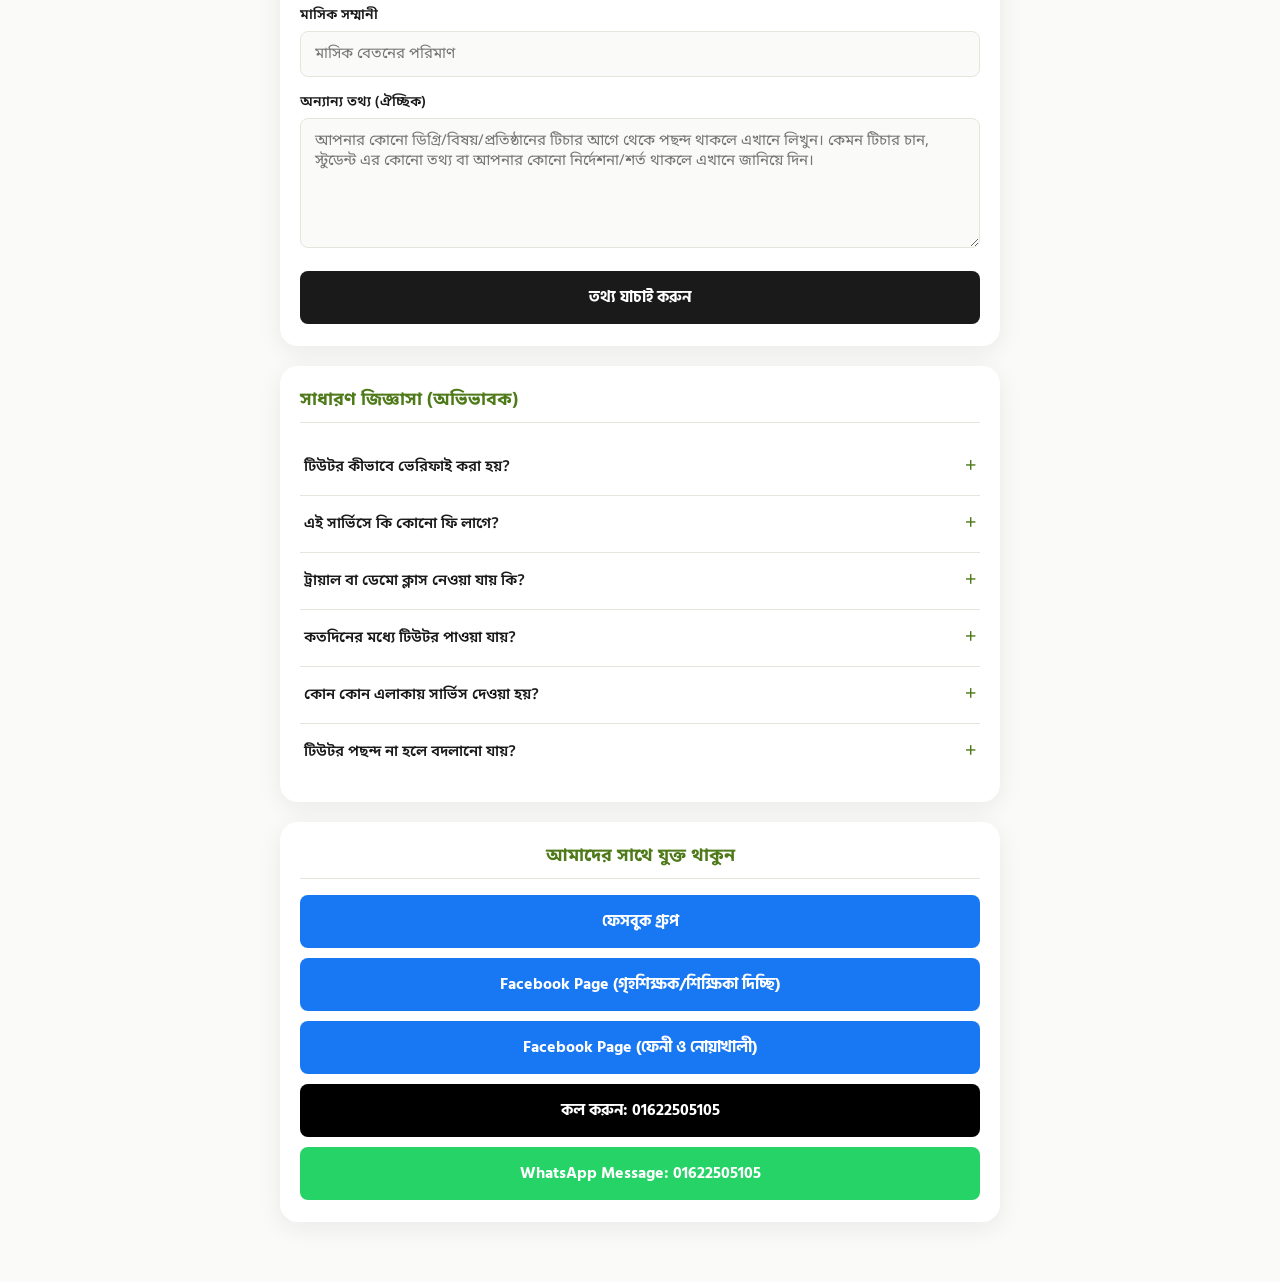
<file: index-8.html>
<!DOCTYPE html>
<html lang="bn">
<head>
    <meta charset="UTF-8">
    <meta name="viewport" content="width=device-width, initial-scale=1.0">
    <title>গৃহশিক্ষক/শিক্ষিকা দিচ্ছি | চট্টগ্রাম বিভাগের সকল জেলায় হোম টিউটর সবচেয়ে দ্রুত সময়ে</title>
    <meta name="description" content="চট্টগ্রাম, ফেনী, কুমিল্লা, নোয়াখালী সহ আশেপাশের জেলায় হোম টিউটর খুঁজুন অথবা টিচার হিসেবে যুক্ত হোন — বিনামূল্যে, মাত্র ১ মিনিটে।">
    <meta name="keywords" content="গৃহশিক্ষক, হোম টিউটর, চট্টগ্রাম টিউটর, ফেনী টিউটর, প্রাইভেট টিউটর, home tutor bangladesh">
    <link rel="canonical" href="https://frf60.github.io/tutorbygssd/">

    <meta property="og:type" content="website">
    <meta property="og:title" content="গৃহশিক্ষক/শিক্ষিকা দিচ্ছি">
    <meta property="og:description" content="বাসায় হোম টিউটর পেতে বা টিচার হিসেবে যুক্ত হতে মাত্র ১ মিনিটেই ফর্ম পূরণ করুন।">
    <meta property="og:image" content="assets/logo.png">
    <meta property="og:url" content="https://frf60.github.io/tutorbygssd/">
    <meta property="og:locale" content="bn_BD">
    <meta name="theme-color" content="#4F7A1A">
    <link rel="icon" type="image/png" href="assets/icon-192.png">
    <link rel="apple-touch-icon" href="assets/icon-192.png">

    <link rel="preconnect" href="https://fonts.googleapis.com">
    <link rel="preconnect" href="https://fonts.gstatic.com" crossorigin>
    <link rel="stylesheet" href="style.css">

    <script type="application/ld+json">
    {
        "@context": "https://schema.org",
        "@type": "Service",
        "serviceType": "Home Tutoring",
        "provider": { "@type": "Organization", "name": "গৃহশিক্ষক/শিক্ষিকা দিচ্ছি", "telephone": "+8801622505105" },
        "areaServed": ["চট্টগ্রাম", "ফেনী", "কুমিল্লা", "নোয়াখালী", "লক্ষ্মীপুর", "চাঁদপুর", "কক্সবাজার"],
        "description": "বাসায় গিয়ে পড়ানোর জন্য অভিজ্ঞ গৃহশিক্ষক/শিক্ষিকা খুঁজে দেওয়ার সেবা।"
    }
    </script>

    <script type="application/ld+json">
    {
        "@context": "https://schema.org",
        "@type": "FAQPage",
        "mainEntity": [
            {
                "@type": "Question",
                "name": "টিউটর কীভাবে ভেরিফাই করা হয়?",
                "acceptedAnswer": { "@type": "Answer", "text": "প্রতিটি টিউটরের এনআইডি/জন্মনিবন্ধন ও স্টুডেন্ট বা জব আইডি যাচাই করার পরই তাকে তালিকায় যুক্ত করা হয়।" }
            },
            {
                "@type": "Question",
                "name": "এই সার্ভিসে কি কোনো ফি লাগে?",
                "acceptedAnswer": { "@type": "Answer", "text": "না, সম্পূর্ণ বিনামূল্যে। কোনো রেজিস্ট্রেশন ফি বা লুকানো চার্জ নেই।" }
            },
            {
                "@type": "Question",
                "name": "ট্রায়াল বা ডেমো ক্লাস নেওয়া যায় কি?",
                "acceptedAnswer": { "@type": "Answer", "text": "হ্যাঁ, টিউটরের ফ্রি ক্লাস দেখে যাচাই করে তারপর কনফার্ম করতে পারবেন।" }
            },
            {
                "@type": "Question",
                "name": "কতদিনের মধ্যে টিউটর পাওয়া যায়?",
                "acceptedAnswer": { "@type": "Answer", "text": "চাহিদা ও এলাকাভেদে আপনার বাজেট ঠিক থাকলে সাধারণত ২৪ ঘন্টা বা তারও অনেক কম সময়ের মধ্যে উপযুক্ত টিউটরের সাথে যোগাযোগ করিয়ে দেওয়া হয়।" }
            },
            {
                "@type": "Question",
                "name": "কোন কোন এলাকায় সার্ভিস দেওয়া হয়?",
                "acceptedAnswer": { "@type": "Answer", "text": "ফেনী, কুমিল্লাসহ চট্টগ্রাম বিভাগের সকল জেলা শহরে টিউটর সরবরাহ করা হয়।" }
            },
            {
                "@type": "Question",
                "name": "টিউটর পছন্দ না হলে বদলানো যায়?",
                "acceptedAnswer": { "@type": "Answer", "text": "হ্যাঁ, প্রয়োজনে জানালে বিকল্প টিউটরের ব্যবস্থা করা হয়।" }
            }
        ]
    }
    </script>

    <script type="application/ld+json">
    {
        "@context": "https://schema.org",
        "@type": "FAQPage",
        "mainEntity": [
            {
                "@type": "Question",
                "name": "রেজিস্ট্রেশন করতে কি কোনো ফি লাগে?",
                "acceptedAnswer": { "@type": "Answer", "text": "না, রেজিস্ট্রেশন সম্পূর্ণ বিনামূল্যে। কোনো চার্জ বা লুকানো ফি নেই।" }
            },
            {
                "@type": "Question",
                "name": "NID/আইডি কার্ডের ছবি কেন প্রয়োজন?",
                "acceptedAnswer": { "@type": "Answer", "text": "শুধুমাত্র পরিচয় যাচাইয়ের জন্য নেওয়া হয়, যাতে গার্ডিয়ানরা নিরাপদ ও ভেরিফাইড টিউটর পান। তথ্য নিরাপদে সংরক্ষিত থাকে।" }
            },
            {
                "@type": "Question",
                "name": "রেজিস্ট্রেশনের কতদিন পর টিউশনের জন্য যোগাযোগ করা হয়?",
                "acceptedAnswer": { "@type": "Answer", "text": "লোকেশন, বিষয় ও যোগ্যতা অনুযায়ী আপনি উপযুক্ত হলে বা গার্ডিয়ান আপনার তথ্যগুলো দেখে পছন্দ করলে দ্রুততম সময়ের মধ্যে যোগাযোগ করিয়ে দেওয়া হয়।" }
            },
            {
                "@type": "Question",
                "name": "একসাথে কয়টা টিউশন নেওয়া যায়?",
                "acceptedAnswer": { "@type": "Answer", "text": "সময় ও সক্ষমতা অনুযায়ী যতগুলো টিউশন চান নেওয়া যায়।" }
            },
            {
                "@type": "Question",
                "name": "তথ্য ভুল হলে বা আপডেট করতে চাইলে কী করব?",
                "acceptedAnswer": { "@type": "Answer", "text": "WhatsApp নাম্বারে (016 2250 5105) যোগাযোগ করলেই আপডেট করে দেওয়া হবে।" }
            },
            {
                "@type": "Question",
                "name": "কোন কোন এলাকায় টিউশনের সুযোগ পাওয়া যায়?",
                "acceptedAnswer": { "@type": "Answer", "text": "ফেনী, কুমিল্লাসহ চট্টগ্রাম বিভাগের সকল জেলা শহরে টিউশনের সুযোগ পাওয়া যায়।" }
            }
        ]
    }
    </script>

    <script>
    !function(f,b,e,v,n,t,s)
    {if(f.fbq)return;n=f.fbq=function(){n.callMethod?
    n.callMethod.apply(n,arguments):n.queue.push(arguments)};
    if(!f._fbq)f._fbq=n;n.push=n;n.loaded=!0;n.version='2.0';
    n.queue=[];t=b.createElement(e);t.async=!0;
    t.src=v;s=b.getElementsByTagName(e)[0];
    s.parentNode.insertBefore(t,s)}(window, document,'script',
    'https://connect.facebook.net/en_US/fbevents.js');
    fbq('init', '1461092668141323');
    fbq('track', 'PageView');
    </script>
    <noscript><img height="1" width="1" style="display:none"
    src="https://www.facebook.com/tr?id=1461092668141323&ev=PageView&noscript=1"
    /></noscript>
</head>
<body>

    <header class="hero">
        <div class="hero-top">
            <img src="assets/logo.png" alt="গৃহশিক্ষক/শিক্ষিকা দিচ্ছি লোগো" class="hero-logo" width="56" height="56">
            <div>
                <p class="hero-eyebrow">ফেনী, কুমিল্লাসহ চট্টগ্রাম বিভাগের সকল জেলায়</p>
                <h1>গৃহশিক্ষক/শিক্ষিকা দিচ্ছি</h1>
            </div>
        </div>
        <p class="hero-sub">দ্রুত দক্ষ ও অভিজ্ঞ হোম টিউটর খুঁজুন অথবা টিউটর হিসেবে যুক্ত হোন কোনো প্রকার রেজিস্ট্রেশন ফি ছাড়া সম্পুর্ণ বিনামূল্যে</p>
    </header>

    <nav class="role-tabs">
        <button type="button" class="role-tab active" data-role="guardian">
            <span class="role-tab-icon">🎓</span>
            <span class="role-tab-title">টিউটর খুঁজছি</span>
            <span class="role-tab-sub">(আমি গার্ডিয়ান)</span>
        </button>
        <button type="button" class="role-tab" data-role="teacher">
            <span class="role-tab-icon">📘</span>
            <span class="role-tab-title">টিউশন খুঁজছি</span>
            <span class="role-tab-sub">(আমি টিউটর)</span>
        </button>
    </nav>

    <!-- ============ GUARDIAN FLOW (single-step form) ============ -->
    <section class="flow active" id="guardianFlow" data-flow="guardian">
        <form id="guardianForm">
            <div class="hp-field" aria-hidden="true">
                <label for="website">Website</label>
                <input type="text" id="website" name="website" tabindex="-1" autocomplete="off">
            </div>

            <div class="section">
                <h2 class="section-title">টিউটর খুঁজুন — মাত্র ১ মিনিটে</h2>

                <h3 class="form-subhead">যোগাযোগ ও লোকেশন</h3>
                <div class="form-group">
                    <label for="district">জেলা</label>
                    <select id="district" required>
                        <option value="" disabled selected>জেলা নির্বাচন করুন</option>
                        <option value="চট্টগ্রাম">চট্টগ্রাম</option>
                        <option value="ফেনী">ফেনী</option>
                        <option value="কুমিল্লা">কুমিল্লা</option>
                        <option value="চাঁদপুর">চাঁদপুর</option>
                        <option value="নোয়াখালী">নোয়াখালী</option>
                        <option value="লক্ষ্মীপুর">লক্ষ্মীপুর</option>
                        <option value="কক্সবাজার">কক্সবাজার</option>
                        <option value="খাগড়াছড়ি">খাগড়াছড়ি</option>
                        <option value="রাঙামাটি">রাঙামাটি</option>
                        <option value="বান্দরবান">বান্দরবান</option>
                        <option value="ব্রাহ্মণবাড়িয়া">ব্রাহ্মণবাড়িয়া</option>
                    </select>
                </div>
                <div class="form-group">
                    <label for="phone">হোয়াটসঅ্যাপ/মোবাইল নাম্বার</label>
                    <input type="tel" id="phone" placeholder="উদা: 01xxxxxxxxx" required>
                </div>
                <div class="form-group">
                    <label for="area">এরিয়া</label>
                    <select id="area" required disabled>
                        <option value="" disabled selected>আগে জেলা নির্বাচন করুন</option>
                    </select>
                </div>
                <div class="form-group" id="otherAreaGroup" style="display:none;">
                    <label for="otherAreaText">আপনার এলাকার নাম লিখুন</label>
                    <input type="text" id="otherAreaText" placeholder="এরিয়ার নাম লিখুন">
                </div>
                <div class="form-group">
                    <label for="address">বিস্তারিত ঠিকানা</label>
                    <input type="text" id="address" placeholder="বাসা/রোড নম্বরসহ বিস্তারিত ঠিকানা লিখুন" required>
                </div>

                <h3 class="form-subhead">শিক্ষার্থীর তথ্য</h3>
                <div class="form-group">
                    <label for="studentCount">শিক্ষার্থীর সংখ্যা</label>
                    <select id="studentCount">
                        <option value="1">১ জন</option>
                        <option value="2">২ জন</option>
                        <option value="3">৩ জন</option>
                        <option value="4">৪ জন</option>
                        <option value="5">৫ জন</option>
                    </select>
                </div>
                <div id="dynamicStudents"></div>

                <h3 class="form-subhead">সময়সূচী ও বাজেট</h3>
                <div class="form-group">
                    <label for="days">সপ্তাহে দিন</label>
                    <select id="days" required>
                        <option value="" disabled selected>নির্বাচন করুন</option>
                        <option value="১ দিন">১ দিন</option><option value="২ দিন">২ দিন</option>
                        <option value="৩ দিন">৩ দিন</option><option value="৪ দিন">৪ দিন</option>
                        <option value="৫ দিন">৫ দিন</option><option value="৬ দিন">৬ দিন</option>
                    </select>
                </div>
                <div class="form-group">
                    <label>প্রতিদিন কতক্ষণ পড়াবে (সময়কাল)</label>
                    <div class="chip-group">
                        <label class="chip-item"><input type="radio" name="duration" value="১ ঘন্টা" required> ১ ঘন্টা</label>
                        <label class="chip-item"><input type="radio" name="duration" value="১ ঘন্টা ৩০ মিনিট"> ১ ঘন্টা ৩০ মিনিট</label>
                        <label class="chip-item"><input type="radio" name="duration" value="২ ঘন্টা"> ২ ঘন্টা</label>
                    </div>
                </div>
                <div class="form-group">
                    <label>পড়ানোর সময়</label>
                    <div class="checkbox-group">
                        <label class="checkbox-item" id="lbl-anytime"><input type="checkbox" name="time" value="যেকোনো সময়" id="cb-anytime"> যেকোনো সময়</label>
                        <label class="checkbox-item time-specific"><input type="checkbox" name="time" value="সকালে"> সকালে</label>
                        <label class="checkbox-item time-specific"><input type="checkbox" name="time" value="দুপুরে"> দুপুরে</label>
                        <label class="checkbox-item time-specific"><input type="checkbox" name="time" value="বিকালে"> বিকালে</label>
                        <label class="checkbox-item time-specific"><input type="checkbox" name="time" value="সন্ধায়"> সন্ধায়</label>
                        <label class="checkbox-item time-specific"><input type="checkbox" name="time" value="রাতে"> রাতে</label>
                    </div>
                </div>
                <div class="form-group">
                    <label for="teacherGender">টিচার</label>
                    <select id="teacherGender" required>
                        <option value="" disabled selected>নির্বাচন করুন</option>
                        <option value="যেকোনো">যেকোনো</option>
                        <option value="পুরুষ">পুরুষ</option>
                        <option value="মহিলা">মহিলা</option>
                    </select>
                </div>
                <div class="form-group">
                    <label for="salary">মাসিক সম্মানী</label>
                    <input type="text" id="salary" placeholder="মাসিক বেতনের পরিমাণ" required>
                </div>
                <div class="form-group">
                    <label for="specialReq">অন্যান্য তথ্য (ঐচ্ছিক)</label>
                    <textarea id="specialReq" rows="5" placeholder="আপনার কোনো ডিগ্রি/বিষয়/প্রতিষ্ঠানের টিচার আগে থেকে পছন্দ থাকলে এখানে লিখুন। কেমন টিচার চান, স্টুডেন্ট এর কোনো তথ্য বা আপনার কোনো নির্দেশনা/শর্ত থাকলে এখানে জানিয়ে দিন। "></textarea>
                </div>

                <button type="button" id="checkBtn" class="btn btn-accent">তথ্য যাচাই করুন</button>
            </div>
        </form>

        <!-- ============ গার্ডিয়ানদের সাধারণ জিজ্ঞাসা ============ -->
        <div class="section">
            <h2 class="section-title">সাধারণ জিজ্ঞাসা (অভিভাবক)</h2>

            <details class="faq-item">
                <summary>টিউটর কীভাবে ভেরিফাই করা হয়?</summary>
                <p>প্রতিটি টিউটরের এনআইডি/জন্মনিবন্ধন ও স্টুডেন্ট বা জব আইডি যাচাই করার পরই তাকে তালিকায় যুক্ত করা হয়।</p>
            </details>

            <details class="faq-item">
                <summary>এই সার্ভিসে কি কোনো ফি লাগে?</summary>
                <p>না, সম্পূর্ণ বিনামূল্যে। কোনো রেজিস্ট্রেশন ফি বা লুকানো চার্জ নেই।</p>
            </details>

            <details class="faq-item">
                <summary>ট্রায়াল বা ডেমো ক্লাস নেওয়া যায় কি?</summary>
                <p>হ্যাঁ, টিউটরের ফ্রি ক্লাস দেখে যাচাই করে তারপর কনফার্ম করতে পারবেন।</p>
            </details>

            <details class="faq-item">
                <summary>কতদিনের মধ্যে টিউটর পাওয়া যায়?</summary>
                <p>চাহিদা ও এলাকাভেদে আপনার বাজেট ঠিক থাকলে সাধারণত ২৪ ঘন্টা বা তারও অনেক কম সময়ের মধ্যে উপযুক্ত টিউটরের সাথে যোগাযোগ করিয়ে দেওয়া হয়।</p>
            </details>

            <details class="faq-item">
                <summary>কোন কোন এলাকায় সার্ভিস দেওয়া হয়?</summary>
                <p>ফেনী, কুমিল্লাসহ চট্টগ্রাম বিভাগের সকল জেলা শহরে আমরা টিউটর সরবরাহ করি।</p>
            </details>

            <details class="faq-item">
                <summary>টিউটর পছন্দ না হলে বদলানো যায়?</summary>
                <p>হ্যাঁ, প্রয়োজনে আমাদের জানালে বিকল্প টিউটরের ব্যবস্থা করা হয়।</p>
            </details>
        </div>
    </section>

    <!-- ============ SUMMARY ============ -->
    <section class="flow" id="summarySection" data-flow="guardian">
        <div class="section" id="summaryFormBlock">
            <h2 class="section-title">তথ্য যাচাই করুন</h2>
            <div class="summary-content" id="summaryContent"></div>
            <div class="btn-row">
                <button type="button" id="editBtn" class="btn btn-ghost">এডিট করুন</button>
                <button type="button" id="submitBtn" class="btn btn-submit">টিচার খুঁজুন</button>
            </div>
        </div>

        <!-- হ্যাপি গার্ডিয়ান + স্টুডেন্ট — সফল সাবমিশনের মুহূর্তে দেখা যাবে -->
        <div class="section celebrate-wrap" id="guardianCelebrate" style="display:none;">
            <svg class="celebrate-icon celebrate-bounce" viewBox="0 0 160 100" xmlns="http://www.w3.org/2000/svg">
                <circle cx="55" cy="55" r="34" fill="#4F7A1A"/>
                <circle cx="43" cy="48" r="4.5" fill="#1A1A1A"/>
                <circle cx="67" cy="48" r="4.5" fill="#1A1A1A"/>
                <path d="M40,63 Q55,80 70,63" stroke="#1A1A1A" stroke-width="4.5" fill="none" stroke-linecap="round"/>
                <circle cx="118" cy="65" r="24" fill="#83BA2B"/>
                <circle cx="110" cy="60" r="3.2" fill="#1A1A1A"/>
                <circle cx="126" cy="60" r="3.2" fill="#1A1A1A"/>
                <path d="M108,72 Q118,82 128,72" stroke="#1A1A1A" stroke-width="3.2" fill="none" stroke-linecap="round"/>
                <g class="celebrate-hand">
                    <path d="M78,22 L78,8 M78,8 L72,14 M78,8 L84,14" stroke="#1A1A1A" stroke-width="4" fill="none" stroke-linecap="round" stroke-linejoin="round"/>
                </g>
            </svg>
            <p class="celebrate-title">ধন্যবাদ! তথ্য জমা হয়েছে</p>
            <p class="celebrate-sub">WhatsApp-এ পাঠানো হচ্ছে...</p>
        </div>
    </section>

    <!-- ============ TEACHER FLOW (4-step wizard + CV summary) ============ -->
    <section class="flow" id="teacherFlow" data-flow="teacher">
        <div class="progress-track" id="teacherProgressTrack">
            <div class="progress-step active" data-step="১"><span>ব্যক্তিগত তথ্য</span></div>
            <div class="progress-step" data-step="২"><span>শিক্ষাগত যোগ্যতা</span></div>
            <div class="progress-step" data-step="৩"><span>পড়ানোর তথ্য</span></div>
            <div class="progress-step" data-step="৪"><span>ডকুমেন্ট</span></div>
        </div>

        <form id="teacherForm">
            <!-- Step 1: ব্যক্তিগত তথ্য ও লোকেশন -->
            <div class="section step-panel active" data-tstep="1">
                <h2 class="section-title">ব্যক্তিগত তথ্য ও লোকেশন</h2>
                <div class="form-group">
                    <label for="t_name">নাম</label>
                    <input type="text" id="t_name" required>
                </div>
                <div class="form-group">
                    <label for="t_gender">লিঙ্গ</label>
                    <select id="t_gender" required>
                        <option value="" disabled selected>নির্বাচন করুন</option>
                        <option value="পুরুষ">পুরুষ</option>
                        <option value="মহিলা">মহিলা</option>
                    </select>
                </div>
                <div class="form-group">
                    <label for="t_phone">হোয়াটসঅ্যাপ/মোবাইল নাম্বার</label>
                    <input type="tel" id="t_phone" placeholder="উদা: 01xxxxxxxxx" required>
                </div>
                <div class="form-group">
                    <label for="t_altphone">বিকল্প মোবাইল নম্বর (ঐচ্ছিক)</label>
                    <input type="tel" id="t_altphone">
                </div>
                <div class="form-group">
                    <label for="t_target_district">যে জেলায় টিউশন করাতে চান</label>
                    <select id="t_target_district" required>
                        <option value="" disabled selected>জেলা নির্বাচন করুন</option>
                        <option value="চট্টগ্রাম">চট্টগ্রাম</option>
                        <option value="ফেনী">ফেনী</option>
                        <option value="কুমিল্লা">কুমিল্লা</option>
                        <option value="নোয়াখালী">নোয়াখালী</option>
                        <option value="লক্ষ্মীপুর">লক্ষ্মীপুর</option>
                        <option value="চাঁদপুর">চাঁদপুর</option>
                        <option value="খাগড়াছড়ি">খাগড়াছড়ি</option>
                        <option value="বান্দরবান">বান্দরবান</option>
                        <option value="রাঙামাটি">রাঙামাটি</option>
                        <option value="কক্সবাজার">কক্সবাজার</option>
                        <option value="ব্রাহ্মণবাড়িয়া">ব্রাহ্মণবাড়িয়া</option>
                    </select>
                </div>
                <div class="form-group">
                    <label for="t_areas_search">যেসব এলাকায় টিউশন করাতে চান</label>
                    <div class="area-picker" id="t_areas_picker">
                        <div class="area-chips" id="t_areas_chips"></div>
                        <input type="text" id="t_areas_search" placeholder="আগে জেলা নির্বাচন করুন" disabled autocomplete="off">
                        <div class="area-dropdown" id="t_areas_dropdown"></div>
                    </div>
                    <p class="hint">টাইপ করে খুঁজুন, একাধিক এলাকা বাছাই করা যাবে</p>
                </div>
                <div class="form-group" id="t_otherAreaGroup" style="display:none;">
                    <label for="t_otherAreaText">তালিকায় নেই এমন এলাকা থাকলে লিখুন</label>
                    <input type="text" id="t_otherAreaText" placeholder="একাধিক হলে কমা দিয়ে লিখুন">
                </div>
                <div class="form-group">
                    <label for="t_address">বর্তমান ঠিকানা (বিস্তারিত)</label>
                    <input type="text" id="t_address" required>
                </div>
                <div class="form-group">
                    <label for="t_status">বর্তমান স্ট্যাটাস</label>
                    <select id="t_status" required>
                        <option value="" disabled selected>নির্বাচন করুন</option>
                        <option value="স্টুডেন্ট">স্টুডেন্ট</option>
                        <option value="কিন্ডারগার্টেন টিচার">কিন্ডারগার্টেন টিচার</option>
                        <option value="প্রাইমারি স্কুল টিচার">প্রাইমারি স্কুল টিচার</option>
                        <option value="হাই স্কুল টিচার">হাই স্কুল টিচার</option>
                        <option value="কলেজ টিচার">কলেজ টিচার</option>
                        <option value="কোচিং টিচার">কোচিং টিচার</option>
                        <option value="মাদ্রাসা শিক্ষক">মাদ্রাসা শিক্ষক</option>
                    </select>
                </div>
                <button type="button" class="btn btn-accent" data-tnext="2">পরবর্তী ধাপ →</button>
            </div>

            <!-- Step 2: শিক্ষাগত যোগ্যতা -->
            <div class="section step-panel" data-tstep="2">
                <h2 class="section-title">শিক্ষাগত যোগ্যতা</h2>
                <div class="form-group">
                    <label for="t_department">বিভাগ (ডিপার্টমেন্ট)</label>
                    <input type="text" id="t_department">
                </div>
                <div class="form-group">
                    <label for="t_session">সেশন</label>
                    <input type="text" id="t_session">
                </div>
                <div class="form-group">
                    <label for="t_institution">বিশ্ববিদ্যালয়/প্রতিষ্ঠানের নাম</label>
                    <input type="text" id="t_institution" required>
                </div>
                <div class="form-group">
                    <label for="t_institution_type">প্রতিষ্ঠানের ধরণ</label>
                    <select id="t_institution_type" required>
                        <option value="" disabled selected>নির্বাচন করুন</option>
                        <option value="পাবলিক বিশ্ববিদ্যালয়">পাবলিক বিশ্ববিদ্যালয়</option>
                        <option value="প্রাইভেট বিশ্ববিদ্যালয়">প্রাইভেট বিশ্ববিদ্যালয়</option>
                        <option value="জাতীয় বিশ্ববিদ্যালয়">জাতীয় বিশ্ববিদ্যালয়</option>
                        <option value="পলিটেকনিক ইনস্টিটিউট">পলিটেকনিক ইনস্টিটিউট</option>
                        <option value="মাদ্রাসা">মাদ্রাসা</option>
                        <option value="অন্যান্য">অন্যান্য</option>
                    </select>
                </div>
                <div class="form-group">
                    <label for="t_degree_type">ডিগ্রীর ধরণ</label>
                    <select id="t_degree_type" required>
                        <option value="" disabled selected>নির্বাচন করুন</option>
                        <option value="বিএসসি">বিএসসি</option>
                        <option value="এমএসসি">এমএসসি</option>
                        <option value="বিবিএ">বিবিএ</option>
                        <option value="এমবিএ">এমবিএ</option>
                        <option value="বিএ">বিএ</option>
                        <option value="এমএ">এমএ</option>
                        <option value="বিএসএস">বিএসএস</option>
                        <option value="এমএসএস">এমএসএস</option>
                        <option value="পলিটেকনিক">পলিটেকনিক</option>
                        <option value="আলিম">আলিম</option>
                        <option value="ফাজিল">ফাজিল</option>
                        <option value="হাফেজ/হাফেজা">হাফেজ/হাফেজা</option>
                        <option value="অন্যান্য">অন্যান্য</option>
                    </select>
                </div>

                <h2 class="section-title" style="margin-top:24px;">এসএসসি তথ্য</h2>
                <div class="form-group">
                    <label for="t_ssc_group">গ্রুপ</label>
                    <select id="t_ssc_group">
                        <option value="" disabled selected>নির্বাচন করুন</option>
                        <option value="বিজ্ঞান">বিজ্ঞান</option>
                        <option value="ব্যবসা শিক্ষা">ব্যবসা শিক্ষা</option>
                        <option value="মানবিক">মানবিক</option>
                        <option value="মাদ্রাসা">মাদ্রাসা</option>
                        <option value="অন্যান্য">অন্যান্য</option>
                    </select>
                </div>
                <div class="form-group">
                    <label for="t_ssc_result">রেজাল্ট/GPA</label>
                    <input type="text" id="t_ssc_result">
                </div>
                <div class="form-group">
                    <label for="t_ssc_school">স্কুলের নাম</label>
                    <input type="text" id="t_ssc_school">
                </div>

                <h2 class="section-title" style="margin-top:24px;">এইচএসসি তথ্য</h2>
                <div class="form-group">
                    <label for="t_hsc_group">গ্রুপ</label>
                    <select id="t_hsc_group">
                        <option value="" disabled selected>নির্বাচন করুন</option>
                        <option value="বিজ্ঞান">বিজ্ঞান</option>
                        <option value="ব্যবসা শিক্ষা">ব্যবসা শিক্ষা</option>
                        <option value="মানবিক">মানবিক</option>
                        <option value="মাদ্রাসা">মাদ্রাসা</option>
                        <option value="অন্যান্য">অন্যান্য</option>
                    </select>
                </div>
                <div class="form-group">
                    <label for="t_hsc_result">রেজাল্ট/GPA</label>
                    <input type="text" id="t_hsc_result">
                </div>
                <div class="form-group">
                    <label for="t_hsc_college">কলেজের নাম</label>
                    <input type="text" id="t_hsc_college">
                </div>

                <div class="btn-row">
                    <button type="button" class="btn btn-ghost" data-tback="1">← পেছনে</button>
                    <button type="button" class="btn btn-accent" data-tnext="3">পরবর্তী ধাপ →</button>
                </div>
            </div>

            <!-- Step 3: পড়ানোর তথ্য -->
            <div class="section step-panel" data-tstep="3">
                <h2 class="section-title">পড়ানোর তথ্য</h2>
                <div class="form-group">
                    <label>যেসব মিডিয়াম পড়াতে পারবেন</label>
                    <div class="checkbox-group">
                        <label class="checkbox-item"><input type="checkbox" name="t_mediums" value="বাংলা মিডিয়াম (BM)"> বাংলা মিডিয়াম</label>
                        <label class="checkbox-item"><input type="checkbox" name="t_mediums" value="ইংলিশ মিডিয়াম (EM)"> ইংলিশ মিডিয়াম</label>
                        <label class="checkbox-item"><input type="checkbox" name="t_mediums" value="ইংলিশ ভার্সন (NC)"> ইংলিশ ভার্সন</label>
                        <label class="checkbox-item"><input type="checkbox" name="t_mediums" value="মাদ্রাসা"> মাদ্রাসা</label>
                        <label class="checkbox-item"><input type="checkbox" name="t_mediums" value="ভোকেশনাল/পলিটেকনিক"> ভোকেশনাল/পলিটেকনিক</label>
                    </div>
                </div>
                <div class="form-group">
                    <label>মিডিয়াম ও ক্লাসভিত্তিক বিষয় নির্বাচন করুন</label>
                    <div id="t_medium_class_subjects">
                        <p class="hint">আগে উপর থেকে মিডিয়াম নির্বাচন করুন</p>
                    </div>
                    <input type="hidden" id="t_subjects_by_class_json">
                </div>
                <div class="form-group">
                    <label for="t_experience_years">পড়ানোর অভিজ্ঞতা (বছর সংখ্যা)</label>
                    <input type="text" inputmode="numeric" id="t_experience_years" placeholder="উদা: ২ অথবা 2">
                    <p class="hint">বাংলা বা ইংরেজি, যেকোনো ভাষায় সংখ্যা লিখতে পারেন</p>
                </div>
                <div class="btn-row">
                    <button type="button" class="btn btn-ghost" data-tback="2">← পেছনে</button>
                    <button type="button" class="btn btn-accent" data-tnext="4">পরবর্তী ধাপ →</button>
                </div>
            </div>

            <!-- Step 4: ডকুমেন্ট আপলোড -->
            <div class="section step-panel" data-tstep="4">
                <h2 class="section-title">ডকুমেন্ট আপলোড</h2>
                <div class="form-group">
                    <label for="t_nid">এনআইডি কার্ড বা জন্ম নিবন্ধনের ছবি</label>
                    <input type="file" id="t_nid" accept="image/*,.pdf" required>
                    <p class="hint">ছবি স্পষ্ট হতে হবে (JPG, PNG বা PDF)</p>
                    <p class="upload-status" id="t_nid_status"></p>
                </div>
                <div class="form-group">
                    <label for="t_second_doc" id="t_second_doc_label">দ্বিতীয় ডকুমেন্ট</label>
                    <input type="file" id="t_second_doc" accept="image/*,.pdf" required>
                    <p class="hint" id="t_second_doc_hint"></p>
                    <p class="upload-status" id="t_second_doc_status"></p>
                </div>
                <div class="btn-row">
                    <button type="button" class="btn btn-ghost" data-tback="3">← পেছনে</button>
                    <button type="button" id="tCheckBtn" class="btn btn-submit">সারাংশ দেখুন</button>
                </div>
            </div>
        </form>

        <!-- ============ টিচারদের সাধারণ জিজ্ঞাসা ============ -->
        <div class="section">
            <h2 class="section-title">সাধারণ জিজ্ঞাসা (টিউটর)</h2>

            <details class="faq-item">
                <summary>রেজিস্ট্রেশন করতে কি কোনো ফি লাগে?</summary>
                <p>না, রেজিস্ট্রেশন সম্পূর্ণ বিনামূল্যে। কোনো চার্জ বা লুকানো ফি নেই।</p>
            </details>

            <details class="faq-item">
                <summary>NID/আইডি কার্ডের ছবি কেন প্রয়োজন?</summary>
                <p>শুধুমাত্র পরিচয় যাচাইয়ের জন্য নেওয়া হয়, যাতে গার্ডিয়ানরা নিরাপদ ও ভেরিফাইড টিউটর পান। তথ্য নিরাপদে সংরক্ষিত থাকে।</p>
            </details>

            <details class="faq-item">
                <summary>রেজিস্ট্রেশনের কতদিন পর টিউশনের জন্য যোগাযোগ করা হয়?</summary>
                <p>লোকেশন, বিষয় ও যোগ্যতা অনুযায়ী আপনি উপযুক্ত হলে বা গার্ডিয়ান আপনার তথ্যগুলো দেখে পছন্দ করলে দ্রুততম সময়ের মধ্যে যোগাযোগ করিয়ে দেওয়া হয়। </p>
            </details>

            <details class="faq-item">
                <summary>একসাথে কয়টা টিউশন নেওয়া যায়?</summary>
                <p>আপনার সময় ও সক্ষমতা অনুযায়ী যতগুলো টিউশন চান, নিতে পারবেন।</p>
            </details>

            <details class="faq-item">
                <summary>তথ্য ভুল হলে বা আপডেট করতে চাইলে কী করব?</summary>
                <p>আমাদের WhatsApp নাম্বারে (016 2250 5105) যোগাযোগ করলেই আপডেট করে দেওয়া হবে।</p>
            </details>

            <details class="faq-item">
                <summary>কোন কোন এলাকায় টিউশনের সুযোগ পাওয়া যায়?</summary>
                <p>ফেনী, কুমিল্লাসহ চট্টগ্রাম বিভাগের সকল জেলা শহরে টিউশনের সুযোগ পাওয়া যায়।</p>
            </details>
        </div>
    </section>

    <!-- ============ TEACHER SUMMARY (CV) ============ -->
    <section class="flow" id="teacherSummarySection" data-flow="teacher">
        <div class="section" id="teacherSummaryFormBlock">
            <h2 class="section-title">সারাংশ (CV) — যাচাই করুন</h2>
            <div class="summary-content" id="teacherSummaryContent"></div>
            <div class="btn-row">
                <button type="button" id="teacherEditBtn" class="btn btn-ghost">এডিট করুন</button>
                <button type="button" id="teacherSubmitBtn" class="btn btn-accent">রেজিস্ট্রেশন সম্পন্ন করুন</button>
            </div>
        </div>

        <!-- হ্যাপি টিচার — রেজিস্ট্রেশন সফল হওয়ার মুহূর্তে দেখা যাবে -->
        <div class="section celebrate-wrap" id="teacherCelebrate" style="display:none;">
            <svg class="celebrate-icon celebrate-bounce" viewBox="0 0 120 120" xmlns="http://www.w3.org/2000/svg">
                <circle cx="60" cy="65" r="38" fill="#1A1A1A"/>
                <circle cx="47" cy="60" r="5" fill="#fff"/>
                <circle cx="73" cy="60" r="5" fill="#fff"/>
                <path d="M44,75 Q60,92 76,75" stroke="#fff" stroke-width="5" fill="none" stroke-linecap="round"/>
                <path d="M25,42 L60,26 L95,42 L60,58 Z" fill="#83BA2B"/>
                <path d="M60,58 L60,72" stroke="#83BA2B" stroke-width="3"/>
                <circle cx="60" cy="74" r="3" fill="#83BA2B"/>
            </svg>
            <p class="celebrate-title">রেজিস্ট্রেশন সম্পন্ন হয়েছে!</p>
            <p class="celebrate-sub">WhatsApp-এ পাঠানো হচ্ছে...</p>
        </div>
    </section>

    <!-- ============ Footer ============ -->
    <div class="section" style="max-width:720px; width:100%; text-align:center;">
        <h2 class="section-title">আমাদের সাথে যুক্ত থাকুন</h2>
        <a href="https://www.facebook.com/share/g/18C1RLChPj/" target="_blank" rel="noopener" class="btn btn-fb">ফেসবুক গ্রুপ</a>
        <div style="height:10px;"></div>
        <a href="https://www.facebook.com/share/1HYbTK78wD/" target="_blank" rel="noopener" class="btn btn-fb">Facebook Page (গৃহশিক্ষক/শিক্ষিকা দিচ্ছি)</a>
        <div style="height:10px;"></div>
        <a href="https://www.facebook.com/share/1AuBPR879q/" target="_blank" rel="noopener" class="btn btn-fb">Facebook Page (ফেনী ও নোয়াখালী)</a>
        <div style="height:10px;"></div>
        <a href="tel:01622505105" class="btn btn-tel">কল করুন: 01622505105</a>
        <div style="height:10px;"></div>
        <a href="https://wa.me/8801622505105" target="_blank" rel="noopener" class="btn btn-wa">WhatsApp Message: 01622505105</a>
    </div>

    <script src="areas-data.js" defer></script>
    <script src="subjects-data.js" defer></script>
    <script src="script.js" defer></script>
</body>
</html>
</file>
<file: style.css>
@import url('https://fonts.googleapis.com/css2?family=Baloo+Da+2:wght@600;700;800&family=Hind+Siliguri:wght@400;500;600;700&display=swap');
/* শুধু বাংলা "১" (এক) সংখ্যাটার জন্য আলাদা, স্পষ্ট ফন্ট — Hind Siliguri/Baloo Da 2-এ এই
   সংখ্যাটা অস্পষ্ট দেখায় বলে শুধু এই একটা গ্লিফের জন্য Noto Sans Bengali থেকে সাবসেট করে আনা
   হয়েছে (text=১ প্যারামিটার দিয়ে); বাকি সব অক্ষর/সংখ্যা আগের ফন্টেই থাকবে */
@import url('https://fonts.googleapis.com/css2?family=Noto+Sans+Bengali:wght@400;500;600;700;800&text=%E0%A7%A7&display=swap');

:root {
    /* ব্র্যান্ড লোগো থেকে নেওয়া exact কালার */
    --color-brand-green: #83BA2B;
    --color-brand-black: #1A1A1A;

    --color-bg: #FAFBF8;
    --color-surface: #FFFFFF;
    --color-ink: #1A1A1A;
    --color-ink-soft: #5C665A;

    /* Guardian path = ব্র্যান্ড সবুজ (button-এ সাদা টেক্সটের জন্য deepen করা, contrast ঠিক রাখতে) */
    --color-primary: #4F7A1A;
    --color-primary-soft: #EEF6E2;
    --color-primary-dark: #3D6614;
    --color-primary-bright: #83BA2B;

    /* Teacher path = ব্র্যান্ড কালো (লোগোর দ্বিতীয় রঙ) */
    --color-accent: #1A1A1A;
    --color-accent-soft: #EFEFEF;
    --color-accent-dark: #000000;

    --color-line: #E2E7DE;
    --color-margin: #83BA2B;
    --color-error: #C4623B;
    --radius-lg: 18px;
    --radius-md: 12px;
    --radius-sm: 8px;
    --shadow-card: 0 6px 24px rgba(26, 26, 26, 0.07);
    --shadow-soft: 0 2px 8px rgba(26, 26, 26, 0.05);
}

* { box-sizing: border-box; }

body {
    font-family: 'Noto Sans Bengali', 'Hind Siliguri', 'Segoe UI', sans-serif;
    background: var(--color-bg);
    color: var(--color-ink);
    margin: 0;
    padding: 0 16px 40px;
    display: flex;
    flex-direction: column;
    align-items: center;
    -webkit-font-smoothing: antialiased;
}

h1, h2, .display {
    font-family: 'Noto Sans Bengali', 'Baloo Da 2', 'Hind Siliguri', sans-serif;
    font-weight: 700;
}

/* ============ Hero / Header — notebook signature ============ */
.hero {
    max-width: 720px;
    background: var(--color-primary);
    background-image: repeating-linear-gradient(
        to bottom,
        rgba(255,255,255,0.05) 0px,
        rgba(255,255,255,0.05) 1px,
        transparent 1px,
        transparent 34px
    );
    position: relative;
    border-radius: 0 0 var(--radius-lg) var(--radius-lg);
    padding: 32px 24px 28px 34px;
    margin: 0 -16px 24px;
    width: calc(100% + 32px);
    overflow: hidden;
}
.hero::before {
    content: '';
    position: absolute;
    left: 22px;
    top: 0;
    bottom: 0;
    width: 2px;
    background: var(--color-margin);
    opacity: 0.55;
}
.hero-top {
    display: flex;
    align-items: center;
    gap: 14px;
    margin-bottom: 8px;
}
.hero-logo {
    width: 60px;
    height: 60px;
    object-fit: contain;
    background: #fff;
    border-radius: var(--radius-sm);
    padding: 6px;
    flex-shrink: 0;
}
.hero-eyebrow {
    color: rgba(255,255,255,0.75);
    font-size: 12.5px;
    font-weight: 600;
    letter-spacing: 0.04em;
    margin: 0 0 4px;
}
.hero h1 {
    color: #fff;
    font-size: 24px;
    margin: 0;
    line-height: 1.25;
}
.hero-sub {
    color: rgba(255,255,255,0.88);
    font-size: 15px;
    margin: 0;
    font-weight: 500;
}

/* ============ Role tabs ============ */
.role-tabs {
    width: 100%;
    max-width: 720px;
    display: flex;
    gap: 10px;
    margin-bottom: 22px;
}
.role-tab {
    flex: 1;
    background: var(--color-surface);
    border: 2px solid var(--color-line);
    border-radius: var(--radius-md);
    padding: 14px 10px;
    text-align: center;
    cursor: pointer;
    display: flex;
    flex-direction: column;
    align-items: center;
    gap: 3px;
    transition: border-color 0.15s ease, background 0.15s ease, transform 0.1s ease;
}
.role-tab:active { transform: scale(0.98); }
.role-tab-icon { font-size: 22px; }
.role-tab-title { font-weight: 700; font-size: 14.5px; }
.role-tab-sub { font-size: 12px; color: var(--color-ink-soft); }

.role-tab[data-role="guardian"].active {
    border-color: var(--color-primary);
    background: var(--color-primary-soft);
}
.role-tab[data-role="guardian"].active .role-tab-title { color: var(--color-primary); }

.role-tab[data-role="teacher"].active {
    border-color: var(--color-accent);
    background: var(--color-accent-soft);
}
.role-tab[data-role="teacher"].active .role-tab-title { color: var(--color-accent-dark); }

/* ============ Flow sections (show/hide) ============ */
.flow { display: none; width: 100%; max-width: 720px; }
.flow.active { display: block; }

/* ============ Progress steps (guardian wizard) ============ */
.progress-track {
    display: flex;
    justify-content: space-between;
    margin-bottom: 18px;
    padding: 0 4px;
}
.progress-step {
    flex: 1;
    text-align: center;
    font-size: 12px;
    font-weight: 700;
    color: var(--color-ink-soft);
    position: relative;
}
.progress-step span {
    display: block;
    margin-top: 4px;
    font-weight: 500;
    font-size: 11.5px;
}
.progress-step::before {
    content: attr(data-step);
    display: flex;
    align-items: center;
    justify-content: center;
    width: 26px;
    height: 26px;
    border-radius: 50%;
    background: var(--color-surface);
    border: 2px solid var(--color-line);
    margin: 0 auto 2px;
    font-family: 'Noto Sans Bengali', 'Baloo Da 2', sans-serif;
}
.progress-step.active::before,
.progress-step.done::before {
    border-color: var(--color-primary);
    background: var(--color-primary);
    color: #fff;
}
.progress-step.active { color: var(--color-primary); }

/* ============ Cards / Sections ============ */
.section {
    width: 100%;
    background: var(--color-surface);
    padding: 22px 20px;
    border-radius: var(--radius-lg);
    box-shadow: var(--shadow-card);
    margin-bottom: 20px;
}
.section-title {
    font-size: 18px;
    margin: 0 0 16px;
    padding-bottom: 10px;
    border-bottom: 1px solid var(--color-line);
    color: var(--color-primary);
}
.section-eyebrow {
    font-size: 12px;
    font-weight: 700;
    color: var(--color-accent-dark);
    text-transform: uppercase;
    letter-spacing: 0.03em;
    margin: 0 0 4px;
}

.step-panel { display: none; }
.step-panel.active { display: block; animation: fadeIn 0.25s ease; }
@keyframes fadeIn { from { opacity: 0; transform: translateY(4px); } to { opacity: 1; transform: translateY(0); } }

/* ============ One-page form sub-section dividers (গার্ডিয়ান ফর্ম) ============ */
.form-subhead {
    font-size: 14.5px;
    font-weight: 700;
    color: var(--color-primary);
    margin: 26px 0 14px;
    padding-left: 10px;
    border-left: 4px solid var(--color-primary-bright);
    line-height: 1.3;
}
.form-subhead:first-of-type { margin-top: 4px; }

/* ============ Form elements ============ */
.form-group { margin-bottom: 16px; }
label {
    display: block;
    margin-bottom: 6px;
    font-weight: 600;
    font-size: 14px;
    color: var(--color-ink);
}
.hint { font-size: 12px; color: var(--color-ink-soft); margin-top: 4px; }

input[type="text"], input[type="tel"], input[type="file"], select, textarea {
    width: 100%;
    padding: 12px 14px;
    border: 1.5px solid var(--color-line);
    border-radius: var(--radius-sm);
    font-size: 15px;
    font-family: inherit;
    outline: none;
    background: var(--color-bg);
    transition: border-color 0.15s ease;
}
input:focus, select:focus, textarea:focus, button:focus, a:focus {
    border-color: var(--color-primary);
    outline: 2px solid var(--color-primary);
    outline-offset: 1px;
}
textarea { resize: vertical; min-height: 80px; }
#specialReq { min-height: 130px; }

.checkbox-group { display: flex; flex-wrap: wrap; gap: 8px; }
.checkbox-item {
    display: flex; align-items: center; font-size: 13.5px;
    background: var(--color-bg); padding: 9px 12px; border-radius: var(--radius-sm);
    border: 1.5px solid var(--color-line); cursor: pointer;
}
.checkbox-item input { margin-right: 7px; cursor: pointer; }
.checkbox-item.disabled { opacity: 0.45; cursor: not-allowed; }

.chip-group { display: flex; flex-wrap: wrap; gap: 8px; }
.chip-item {
    display: flex; align-items: center; font-size: 13.5px;
    background: var(--color-bg); padding: 8px 13px; border-radius: 999px;
    border: 1.5px solid var(--color-line); cursor: pointer; user-select: none;
    transition: background 0.15s ease, border-color 0.15s ease, color 0.15s ease;
}
.chip-item input { position: absolute; opacity: 0; width: 0; height: 0; }
.chip-item:has(input:checked), .chip-item.chip-selected {
    background: var(--color-primary); border-color: var(--color-primary); color: #fff; font-weight: 600;
}
.chip-item.disabled { opacity: 0.4; cursor: not-allowed; }

/* ============ Area picker (multi-select, searchable — টিচার ফর্ম) ============ */
.area-picker {
    position: relative;
    border: 1.5px solid var(--color-line);
    border-radius: var(--radius-sm);
    background: var(--color-bg);
    padding: 8px 10px;
    transition: border-color 0.15s ease;
}
.area-picker:focus-within { border-color: var(--color-accent); outline: 2px solid var(--color-accent); outline-offset: 1px; }
.area-chips { display: flex; flex-wrap: wrap; gap: 6px; }
.area-chips:not(:empty) { margin-bottom: 8px; }
.area-chip {
    display: inline-flex; align-items: center; gap: 6px;
    background: var(--color-accent); color: #fff;
    padding: 6px 8px 6px 12px; border-radius: 999px;
    font-size: 13px; font-weight: 600; line-height: 1.2;
}
.area-chip button {
    background: rgba(255,255,255,0.18); border: none; color: #fff;
    width: 18px; height: 18px; border-radius: 50%;
    font-size: 13px; line-height: 1; cursor: pointer;
    display: flex; align-items: center; justify-content: center; padding: 0;
    flex-shrink: 0;
}
.area-chip button:hover { background: rgba(255,255,255,0.32); }
.area-picker input[type="text"] {
    border: none; background: transparent; padding: 6px 4px;
    width: 100%; font-size: 14.5px;
}
.area-picker input[type="text"]:focus { outline: none; border: none; }
.area-picker input[type="text"]:disabled { cursor: not-allowed; }
.area-dropdown {
    position: absolute; left: 0; right: 0; top: calc(100% + 4px);
    background: var(--color-surface); border: 1.5px solid var(--color-line);
    border-radius: var(--radius-sm); box-shadow: var(--shadow-card);
    max-height: 240px; overflow-y: auto; z-index: 30; display: none;
}
.area-dropdown.open { display: block; }
.area-dropdown-item { padding: 11px 14px; font-size: 14px; cursor: pointer; }
.area-dropdown-item:hover, .area-dropdown-item.highlight { background: var(--color-accent-soft); }
.area-dropdown-item.other-option { color: var(--color-accent); font-weight: 700; border-top: 1px solid var(--color-line); }
.area-dropdown-empty { padding: 11px 14px; font-size: 13px; color: var(--color-ink-soft); }

.student-box {
    background: var(--color-bg);
    border: 1.5px solid var(--color-line);
    padding: 16px; border-radius: var(--radius-md); margin-bottom: 14px;
}
.student-box h4 { margin: 0 0 12px; color: var(--color-primary); font-size: 15.5px; font-family: 'Noto Sans Bengali', 'Hind Siliguri'; }

/* ============ Buttons ============ */
.btn {
    display: block; width: 100%; padding: 14px; text-align: center;
    color: white; text-decoration: none; border-radius: var(--radius-sm);
    font-weight: 700; font-size: 15.5px; border: none; cursor: pointer;
    font-family: 'Hind Siliguri', sans-serif;
    transition: transform 0.1s ease, opacity 0.15s ease;
}
.btn:active { transform: scale(0.98); }
.btn:disabled { opacity: 0.6; cursor: not-allowed; }
.btn-row { display: flex; gap: 10px; }
.btn-row .btn { flex: 1; }

.btn-primary { background: var(--color-primary); }
.btn-primary:hover { background: var(--color-primary-dark); }
.btn-accent { background: var(--color-accent); color: #fff; }
.btn-accent:hover { background: var(--color-accent-dark); }
.btn-ghost { background: var(--color-surface); color: var(--color-ink); border: 1.5px solid var(--color-line); }
.btn-submit { background: #25D366; }
.btn-fb { background: #1877F2; }
.btn-wa { background: #25D366; }
.btn-tel { background: var(--color-accent-dark); }

#summarySection.flow { display: none; }
#summarySection.flow.active { display: block; }
.summary-content {
    background: var(--color-primary-soft); padding: 16px; border-radius: var(--radius-md);
    border: 1.5px solid var(--color-line); font-size: 14.5px; white-space: pre-wrap;
    margin-bottom: 18px; line-height: 1.7;
}

.hp-field { position: absolute; left: -9999px; top: -9999px; opacity: 0; height: 0; width: 0; }

.upload-status { font-size: 12.5px; margin-top: 6px; color: var(--color-ink-soft); }
.upload-status.ok { color: var(--color-primary); font-weight: 600; }

@media (prefers-reduced-motion: reduce) {
    * { animation: none !important; transition: none !important; }
}

/* ============ Button loading spinner ============ */
.btn.is-loading {
    position: relative;
    color: transparent !important;
    pointer-events: none;
}
.btn.is-loading::after {
    content: '';
    position: absolute;
    width: 18px; height: 18px;
    top: 50%; left: 50%;
    margin: -9px 0 0 -9px;
    border: 2.5px solid rgba(255,255,255,0.4);
    border-top-color: #fff;
    border-radius: 50%;
    animation: spin 0.65s linear infinite;
}
@keyframes spin { to { transform: rotate(360deg); } }

/* ============ Page entrance animation ============ */
@keyframes fadeUp {
    from { opacity: 0; transform: translateY(12px); }
    to { opacity: 1; transform: translateY(0); }
}
.entrance { animation: fadeUp 0.5s ease both; }

/* ============ Celebrate illustrations (happy guardian/student/teacher) ============ */
.celebrate-wrap {
    text-align: center;
    padding: 18px 0 24px;
}
.celebrate-icon {
    width: 130px;
    margin: 0 auto 12px;
    animation: popIn 0.45s cubic-bezier(0.34, 1.56, 0.64, 1);
}
@keyframes popIn {
    0% { transform: scale(0.4); opacity: 0; }
    70% { transform: scale(1.08); opacity: 1; }
    100% { transform: scale(1); }
}
.celebrate-hand {
    transform-origin: 70% 85%;
    animation: wave 0.7s ease-in-out infinite;
}
@keyframes wave {
    0%, 100% { transform: rotate(0deg); }
    50% { transform: rotate(16deg); }
}
.celebrate-bounce {
    animation: gentleBounce 1.6s ease-in-out infinite;
}
@keyframes gentleBounce {
    0%, 100% { transform: translateY(0); }
    50% { transform: translateY(-5px); }
}
.celebrate-title {
    font-family: 'Noto Sans Bengali', 'Baloo Da 2', sans-serif;
    font-size: 19px;
    color: var(--color-primary);
    margin: 0 0 6px;
}
.celebrate-sub {
    font-size: 14px;
    color: var(--color-ink-soft);
    margin: 0;
}

@media (max-width: 420px) {
    .hero h1 { font-size: 24px; }
}

/* ============ FAQ (accordion via native <details>) ============ */
.faq-item {
    border-bottom: 1px solid var(--color-line);
    padding: 4px 0;
}
.faq-item:last-child { border-bottom: none; }
.faq-item summary {
    list-style: none;
    cursor: pointer;
    padding: 14px 4px;
    font-weight: 600;
    font-size: 15px;
    color: var(--color-ink);
    display: flex;
    justify-content: space-between;
    align-items: center;
    gap: 10px;
}
.faq-item summary::-webkit-details-marker { display: none; }
.faq-item summary::after {
    content: '+';
    font-size: 20px;
    font-weight: 400;
    color: var(--color-primary);
    flex-shrink: 0;
    transition: transform 0.2s ease;
    line-height: 1;
}
.faq-item[open] summary::after {
    transform: rotate(135deg);
}
.faq-item p {
    margin: 0 4px 14px;
    font-size: 14px;
    color: var(--color-ink-soft);
    line-height: 1.7;
}

/* ============================================================
   টিচার-সাইড scoped ব্র্যান্ড ওভাররাইড (কালো accent)
   নিচের কম্পোনেন্টগুলো শুধু #teacherFlow / #teacherSummarySection-এ
   থাকে, কিন্তু মূল রুলগুলো গ্লোবাল হওয়ায় গার্ডিয়ানের সবুজ "লিক" করে
   ঢুকে পড়ছিল — এখানে ওভাররাইড করে টিচারের ব্র্যান্ড-কালো বসানো হলো
============================================================ */
#teacherFlow .section-title,
#teacherSummarySection .section-title {
    color: var(--color-accent);
}

#teacherProgressTrack .progress-step.active::before,
#teacherProgressTrack .progress-step.done::before {
    border-color: var(--color-accent);
    background: var(--color-accent);
}
#teacherProgressTrack .progress-step.active { color: var(--color-accent); }

#teacherFlow input:focus,
#teacherFlow select:focus,
#teacherFlow textarea:focus,
#teacherFlow button:focus,
#teacherSummarySection button:focus {
    border-color: var(--color-accent);
    outline: 2px solid var(--color-accent);
    outline-offset: 1px;
}
#teacherFlow .area-picker input[type="text"]:focus {
    border: none;
    outline: none;
}

#teacherFlow .upload-status.ok { color: var(--color-accent); }

#teacherFlow .faq-item summary::after { color: var(--color-accent); }

#teacherSummarySection .summary-content {
    background: var(--color-accent-soft);
}
#teacherSummarySection .celebrate-title { color: var(--color-accent); }
</file>
